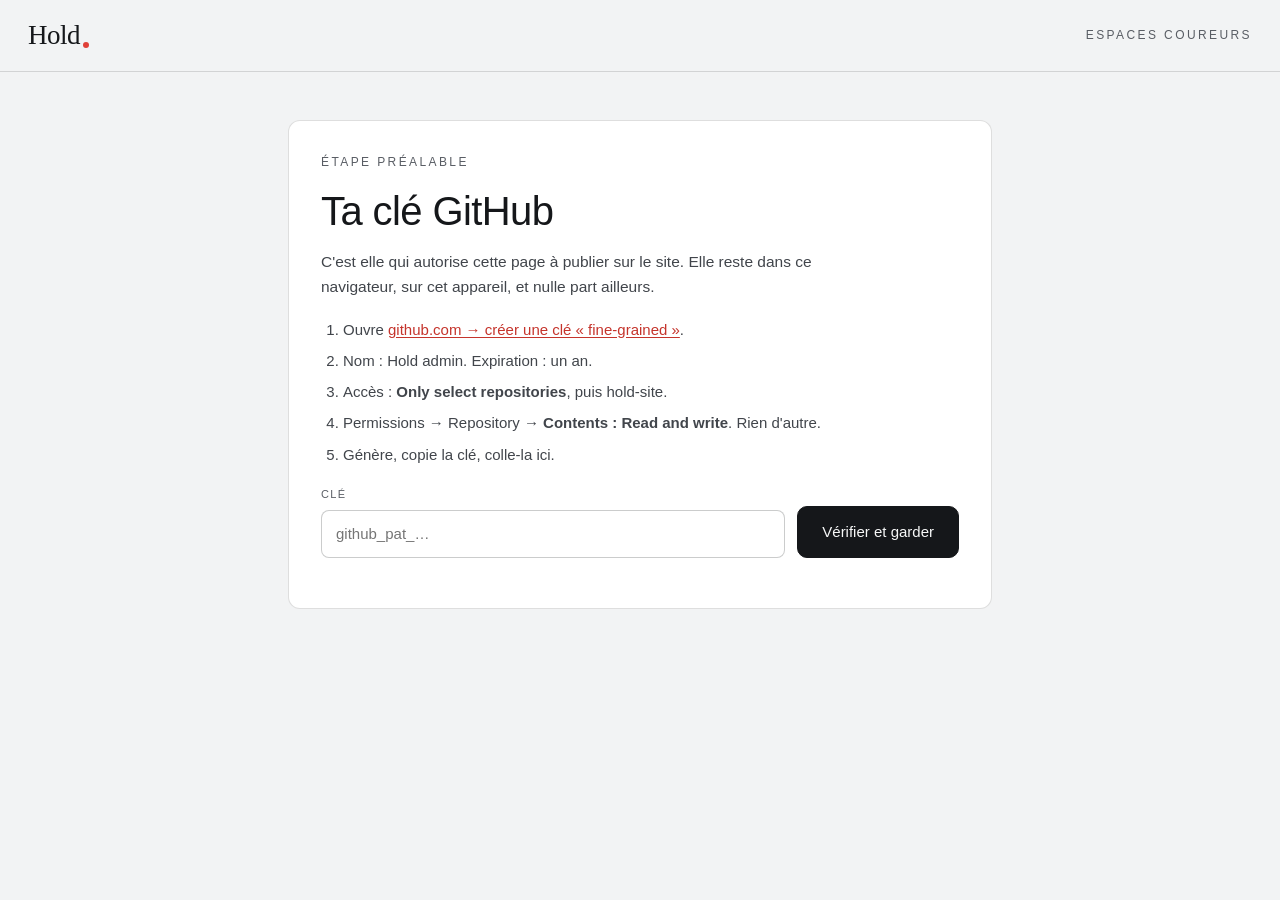
<file: admin/index.html>
<!doctype html>
<html lang="fr">
<head>
<meta charset="utf-8">
<meta name="viewport" content="width=device-width, initial-scale=1">
<title>Hold — Espaces coureurs</title>
<meta name="robots" content="noindex, nofollow">
<meta name="referrer" content="no-referrer">
<!-- Cette page tient la clé qui écrit sur le site : aucun script tiers n'y
     entre, et elle ne parle qu'à GitHub. -->
<meta http-equiv="Content-Security-Policy" content="default-src 'none'; script-src 'self'; style-src 'self' https://fonts.googleapis.com; font-src https://fonts.gstatic.com; connect-src 'self' https://api.github.com; img-src 'self' data:; base-uri 'none'; form-action 'none'">
<link rel="preconnect" href="https://fonts.googleapis.com">
<link rel="preconnect" href="https://fonts.gstatic.com" crossorigin>
<link href="https://fonts.googleapis.com/css2?family=Carlito:ital,wght@0,400;0,700;1,400&family=Fraunces:opsz,wght@9..144,400..700&display=swap" rel="stylesheet">
<link rel="stylesheet" href="../css/styles.css">
<link rel="stylesheet" href="admin.css">
</head>
<body>

<header class="nav" id="nav">
  <a href="../" class="logo" aria-label="Hold, retour au site">Hold<span class="logo-dot" aria-hidden="true"></span></a>
  <div class="nav-r"><p class="eyebrow">Espaces coureurs</p></div>
</header>

<main class="adm">

  <!-- 1. LA CLÉ -->
  <section class="adm-bloc" id="blocCle">
    <p class="eyebrow">Étape préalable</p>
    <h1 class="adm-t">Ta clé GitHub</h1>
    <p class="adm-sub">C'est elle qui autorise cette page à publier sur le site. Elle reste dans
      ce navigateur, sur cet appareil, et nulle part ailleurs.</p>

    <div id="cleAbsente">
      <ol class="adm-etapes">
        <li>Ouvre <a href="https://github.com/settings/personal-access-tokens/new" target="_blank" rel="noopener">github.com → créer une clé « fine-grained »</a>.</li>
        <li>Nom : <span class="mono">Hold admin</span>. Expiration : un an.</li>
        <li>Accès : <b>Only select repositories</b>, puis <span class="mono">hold-site</span>.</li>
        <li>Permissions → Repository → <b>Contents : Read and write</b>. Rien d'autre.</li>
        <li>Génère, copie la clé, colle-la ici.</li>
      </ol>
      <form class="adm-ligne" id="formCle">
        <label class="f adm-grand"><span>Clé</span>
          <input id="cle" type="password" autocomplete="off" spellcheck="false" placeholder="github_pat_…"></label>
        <button type="submit" class="btn">Vérifier et garder</button>
      </form>
    </div>
    <div id="clePresente" hidden>
      <p class="adm-ok" id="cleEtat">Clé enregistrée.</p>
      <button type="button" class="link-btn" id="oublierCle">Oublier la clé sur cet appareil</button>
    </div>
    <p class="hint" id="msgCle" role="status" aria-live="polite"></p>
  </section>

  <!-- 2. L'ESPACE -->
  <section class="adm-bloc" id="blocEspace" hidden>
    <div class="adm-onglets" role="tablist">
      <button type="button" role="tab" id="ongletNouveau" aria-selected="true">Nouvel espace</button>
      <button type="button" role="tab" id="ongletModifier" aria-selected="false">Modifier un espace</button>
    </div>

    <form class="adm-ligne" id="formOuvrir" hidden>
      <label class="f adm-grand"><span>Code du coureur</span>
        <input id="codeOuvrir" type="text" autocomplete="off" spellcheck="false" autocapitalize="off"
               placeholder="clement-dupont-chamois-aurore-482"></label>
      <button type="submit" class="btn">Ouvrir</button>
    </form>
    <p class="hint" id="msgOuvrir" role="status" aria-live="polite"></p>

    <form id="formEspace">
      <div class="adm-deux">
        <label class="f"><span>Prénom et nom du coureur</span><input id="coureur" type="text" autocomplete="off"></label>
        <label class="f"><span>Titre de l'espace</span><input id="titre" type="text" autocomplete="off"
               placeholder="UTMB 2026, Marathon de Paris…"></label>
      </div>

      <fieldset class="adm-champ">
        <legend>Stratégie de course</legend>
        <p class="adm-etat" id="etatPlan">Aucune.</p>
        <div class="adm-ligne">
          <label class="btn btn-ghost btn-sm adm-fichier">Choisir le fichier .json
            <input id="fichierPlan" type="file" accept=".json,application/json" hidden></label>
          <button type="button" class="link-btn" id="retirerPlan" hidden>Retirer la stratégie</button>
        </div>
        <p class="hint">Le fichier que produit l'outil de plan. Facultatif : un espace peut ne contenir que des documents.</p>
      </fieldset>

      <fieldset class="adm-champ">
        <legend>Documents à télécharger</legend>
        <ul class="adm-docs" id="listeDocs"></ul>
        <label class="btn btn-ghost btn-sm adm-fichier">Ajouter des fichiers
          <input id="fichiersDocs" type="file" multiple hidden></label>
        <p class="hint" id="poids"></p>
      </fieldset>

      <div class="adm-actions">
        <button type="submit" class="btn" id="publier">Générer le code et publier</button>
      </div>
      <p class="hint" id="msgEspace" role="status" aria-live="polite"></p>
    </form>

    <div class="adm-resultat" id="resultat" hidden>
      <p class="eyebrow">À transmettre au coureur</p>
      <p class="adm-avert">Note-le maintenant : le code n'est enregistré nulle part, pas même ici.</p>
      <div class="adm-copie"><span class="adm-lib mono">Son code</span>
        <code id="resCode"></code><button type="button" class="link-btn" data-copie="resCode">Copier</button></div>
      <div class="adm-copie"><span class="adm-lib mono">Son lien direct</span>
        <code id="resLien"></code><button type="button" class="link-btn" data-copie="resLien">Copier</button></div>
      <p class="hint">Le site met une à deux minutes à republier. Le lien marche ensuite.</p>
    </div>

    <div class="adm-danger" id="zoneSuppr" hidden>
      <p class="eyebrow">Supprimer cet espace</p>
      <p class="adm-sub">Le coureur n'y aura plus accès. Pour confirmer, tape <b>SUPPRIMER</b>.</p>
      <form class="adm-ligne" id="formSuppr">
        <label class="f"><span>Confirmation</span><input id="confSuppr" type="text" autocomplete="off"></label>
        <button type="submit" class="btn btn-ghost">Supprimer définitivement</button>
      </form>
    </div>
  </section>

</main>

<script src="admin.js"></script>
</body>
</html>
</file>
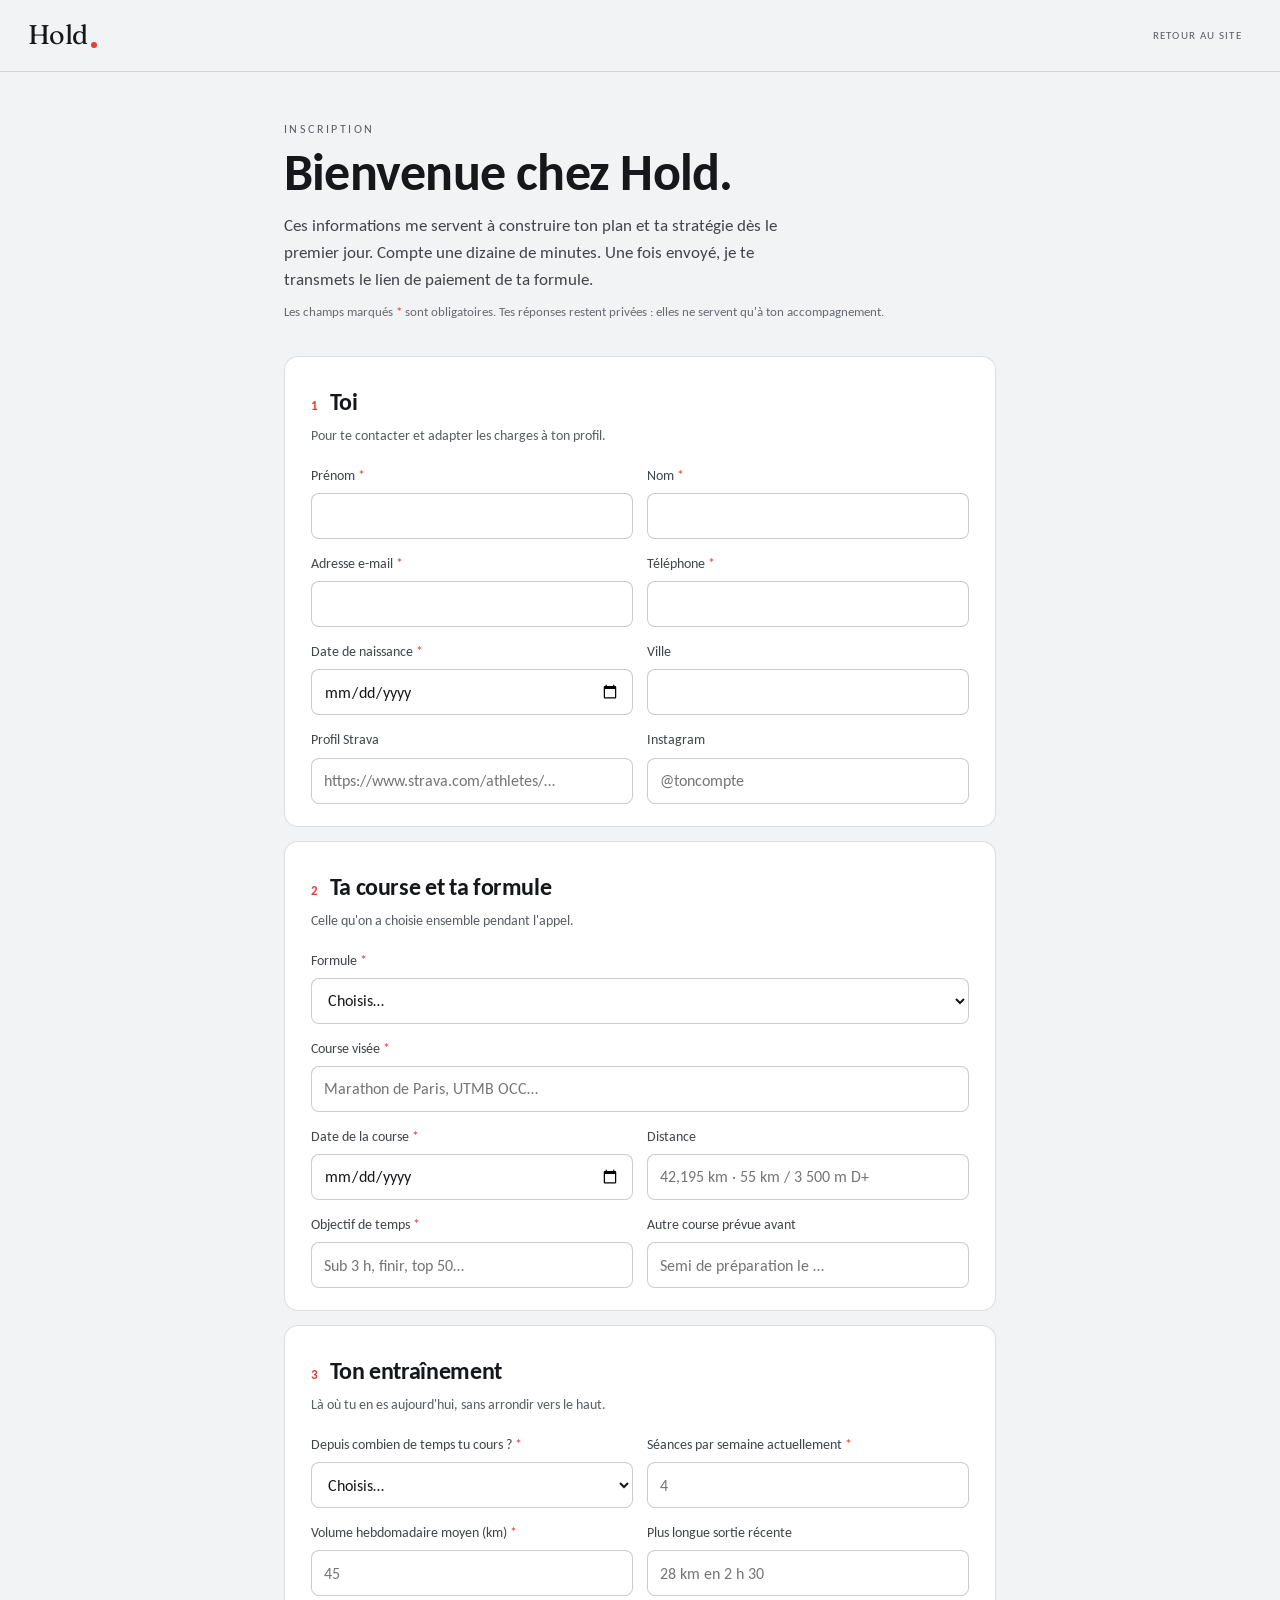
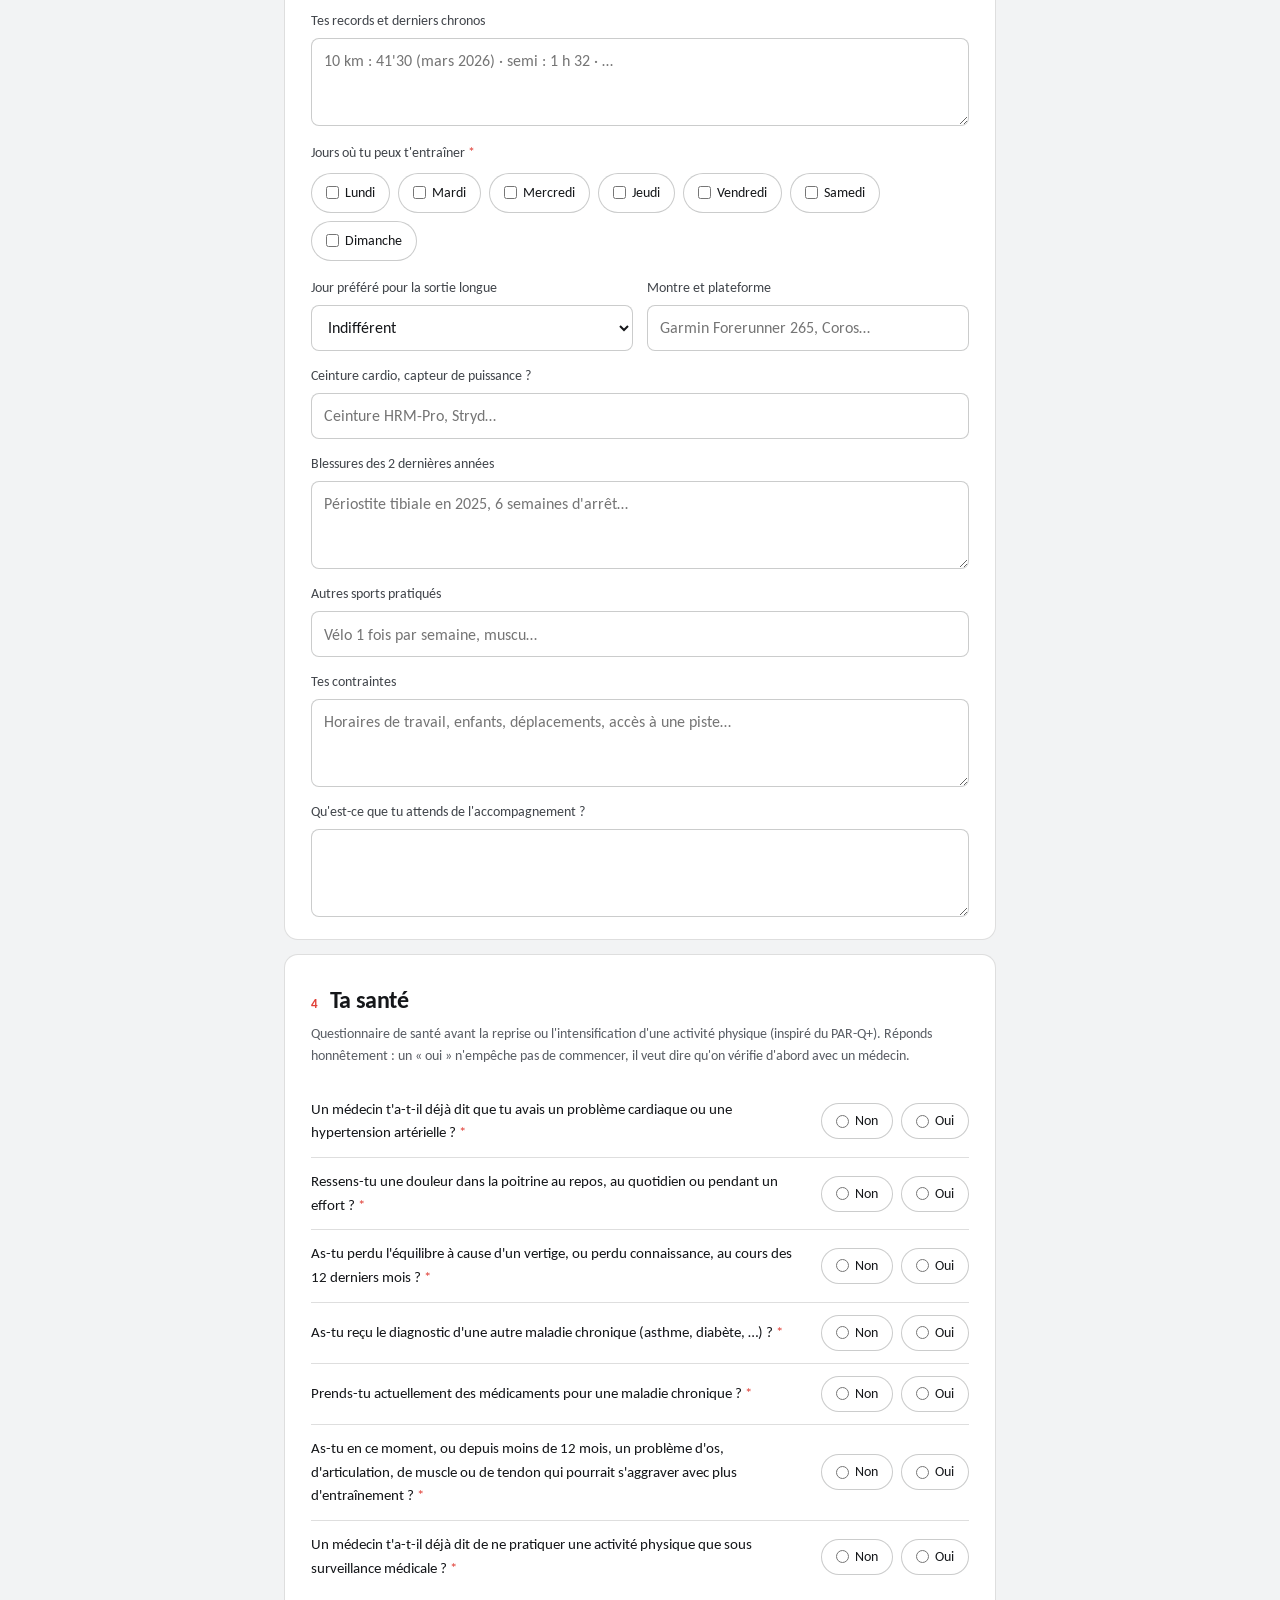
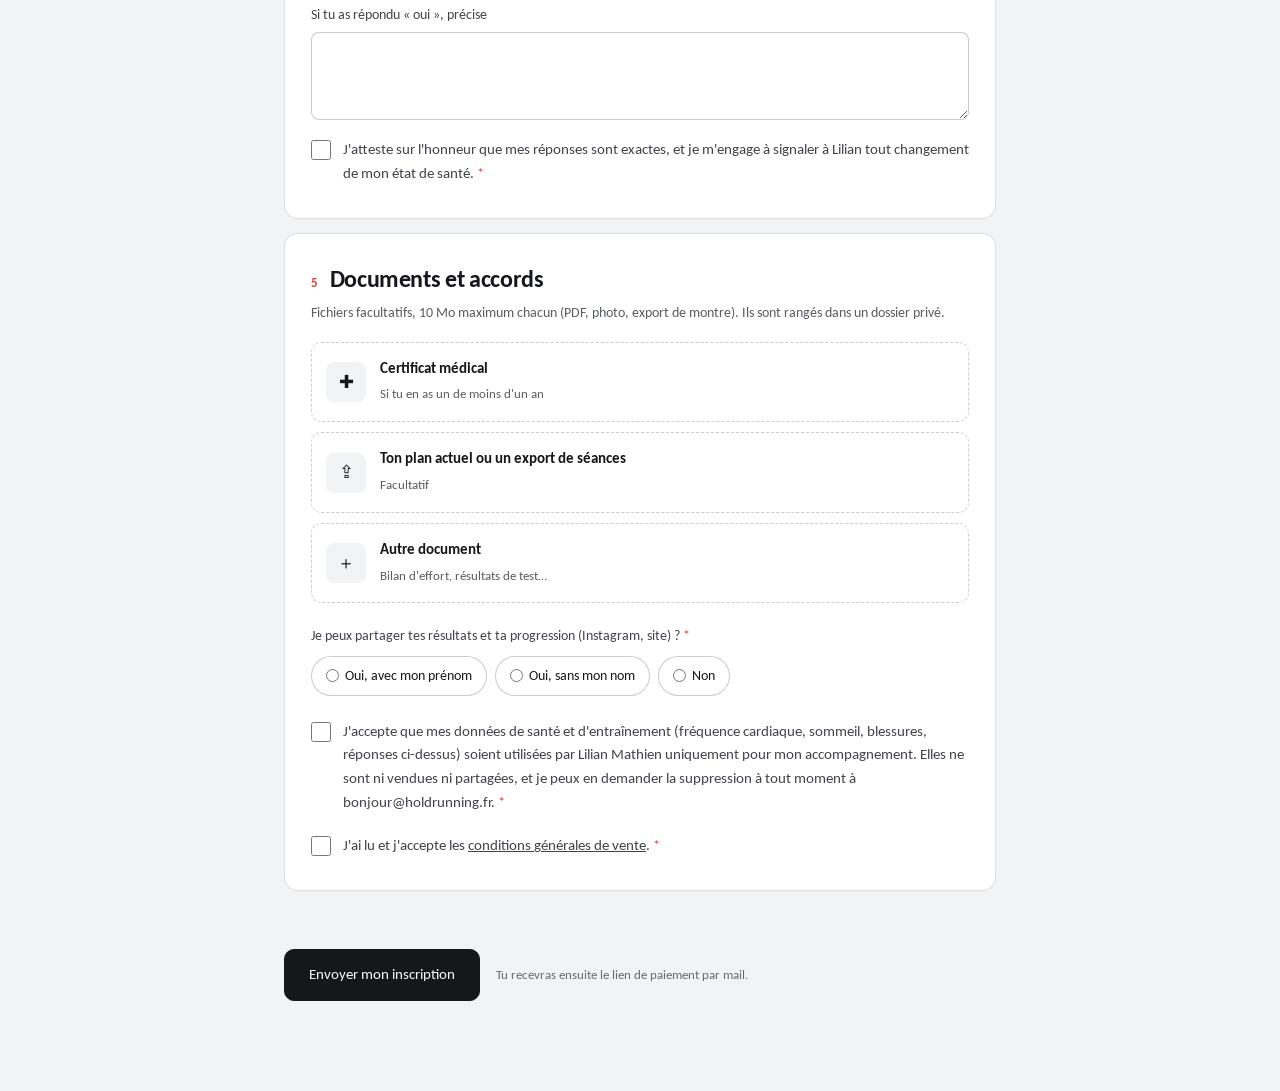
<file: inscription/index.html>
<!doctype html>
<html lang="fr">
<head>
<meta charset="utf-8">
<meta name="viewport" content="width=device-width, initial-scale=1">
<title>Hold — Inscription</title>
<meta name="robots" content="noindex, nofollow">
<meta name="theme-color" content="#F2F3F4">
<link rel="preconnect" href="https://fonts.googleapis.com">
<link rel="preconnect" href="https://fonts.gstatic.com" crossorigin>
<link href="https://fonts.googleapis.com/css2?family=Carlito:ital,wght@0,400;0,700;1,400&family=Fraunces:opsz,wght@9..144,400..700&display=swap" rel="stylesheet">
<link rel="stylesheet" href="../css/styles.css">
<style>
  .ins { max-width: 760px; margin: 0 auto; padding: 120px 24px 90px; }
  .ins-h { font-family: var(--serif); font-weight: 700; font-size: clamp(34px, 6vw, 52px); line-height: 1.04; margin: 6px 0 14px; }
  .ins-sub { font-size: 17px; color: var(--sub-text); max-width: 60ch; margin: 0 0 8px; }
  .ins-note { font-size: 13px; color: var(--dim); margin: 0 0 34px; }
  .bloc { background: var(--surface); border: 1px solid var(--line); border-radius: 14px; padding: 26px 26px 22px; margin-top: 14px; }
  .bloc h2 { font-family: var(--serif); font-weight: 700; font-size: 24px; margin: 0 0 4px; display: flex; gap: 12px; align-items: baseline; }
  .bloc h2 span { font-size: 13px; color: var(--mark); font-weight: 700; }
  .bloc > p.aide { font-size: 14px; color: var(--muted); margin: 0 0 18px; }
  .g { display: grid; grid-template-columns: 1fr 1fr; gap: 14px 14px; }
  .g .plein { grid-column: 1 / -1; }
  label.c { display: flex; flex-direction: column; gap: 6px; font-size: 14px; color: var(--sub-text); }
  label.c b { font-weight: 400; } label.c b i { color: var(--mark); font-style: normal; }
  .c input, .c select, .c textarea { font: 16px var(--sans); color: var(--text); background: var(--field-bg); border: 1px solid var(--ghost-line); border-radius: 8px; min-height: 46px; padding: 10px 12px; width: 100%; }
  .c textarea { min-height: 88px; resize: vertical; line-height: 1.45; }
  .c input:focus, .c select:focus, .c textarea:focus { outline: 2px solid var(--focus); outline-offset: 1px; }
  .c small { color: var(--dim); font-size: 12.5px; }
  fieldset { border: 0; padding: 0; margin: 0; }
  legend { font-size: 14px; color: var(--sub-text); margin-bottom: 8px; padding: 0; }
  .puces { display: flex; flex-wrap: wrap; gap: 8px; }
  .puces label { display: inline-flex; align-items: center; gap: 6px; border: 1px solid var(--ghost-line); border-radius: 999px; padding: 8px 14px; font-size: 14px; cursor: pointer; background: var(--field-bg); }
  .puces input { accent-color: var(--text); margin: 0; }
  .puces label:has(input:checked) { border-color: var(--text); background: var(--ghost-hover); }
  .q { display: grid; grid-template-columns: 1fr auto; gap: 10px 18px; align-items: center; padding: 12px 0; border-bottom: 1px solid var(--line); font-size: 15px; }
  .q:last-of-type { border-bottom: 0; }
  .q .puces label { padding: 6px 14px; }
  .alerte { display: none; margin-top: 14px; padding: 14px 16px; border-left: 3px solid var(--mark); background: var(--bg); font-size: 14px; color: var(--sub-text); }
  .alerte.on { display: block; }
  .coche { display: grid; grid-template-columns: auto 1fr; gap: 12px; align-items: start; font-size: 15px; color: var(--sub-text); padding: 10px 0; cursor: pointer; }
  .coche input { width: 20px; height: 20px; margin: 2px 0 0; accent-color: var(--text); }
  .coche a { text-decoration: underline; }
  .fichier { display: flex; align-items: center; gap: 14px; padding: 14px; border: 1.5px dashed var(--ghost-line); border-radius: 10px; cursor: pointer; }
  .fichier:hover { border-color: var(--text); }
  .fichier input { position: absolute; width: 1px; height: 1px; opacity: 0; }
  .fichier b { font-weight: 700; display: block; font-size: 15px; } .fichier small { color: var(--muted); font-size: 13px; }
  .fichier .ico { flex: none; width: 40px; height: 40px; border-radius: 8px; background: var(--bg); display: grid; place-items: center; font-size: 18px; }
  .fichiers { display: grid; gap: 10px; }
  .envoi { margin-top: 26px; display: flex; flex-wrap: wrap; gap: 16px; align-items: center; }
  .err { color: var(--red); font-size: 15px; margin: 14px 0 0; min-height: 1.2em; }
  .merci { display: none; text-align: center; padding: 60px 20px; }
  .merci.on { display: block; }
  .merci h2 { font-family: var(--serif); font-size: 40px; font-weight: 700; margin: 0 0 12px; }
  .merci p { font-size: 17px; color: var(--sub-text); max-width: 52ch; margin: 0 auto 8px; }
  .piege { position: absolute; left: -9999px; width: 1px; height: 1px; overflow: hidden; }
  @media (max-width: 640px) {
    .ins { padding: 92px 16px 60px; }
    .bloc { padding: 20px 16px 16px; }
    .g { grid-template-columns: 1fr; }
    .q { grid-template-columns: 1fr; }
  }
</style>
<script async src="https://plausible.io/js/pa-o1S6dEzqPCDWmIjVCmp5f.js"></script>
<script>
  window.plausible = window.plausible || function () { (plausible.q = plausible.q || []).push(arguments) };
  plausible.init = plausible.init || function (i) { plausible.o = i || {} };
  plausible.init();
</script>
</head>
<body>

<header class="nav" id="nav">
  <a href="../" class="logo" aria-label="Hold, retour au site">Hold<span class="logo-dot" aria-hidden="true"></span></a>
  <div class="nav-r"><a href="../" class="link-btn">Retour au site</a></div>
</header>

<main class="ins">
 <div id="formulaire">
  <p class="eyebrow">Inscription</p>
  <h1 class="ins-h">Bienvenue chez Hold.</h1>
  <p class="ins-sub">Ces informations me servent à construire ton plan et ta stratégie dès le premier jour. Compte une dizaine de minutes. Une fois envoyé, je te transmets le lien de paiement de ta formule.</p>
  <p class="ins-note">Les champs marqués <span style="color:var(--mark)">*</span> sont obligatoires. Tes réponses restent privées : elles ne servent qu'à ton accompagnement.</p>

  <form id="f" novalidate>
    <div class="piege" aria-hidden="true"><label>Site web <input name="site_web" tabindex="-1" autocomplete="off"></label></div>

    <section class="bloc">
      <h2><span>1</span>Toi</h2>
      <p class="aide">Pour te contacter et adapter les charges à ton profil.</p>
      <div class="g">
        <label class="c"><b>Prénom <i>*</i></b><input name="prenom" required autocomplete="given-name"></label>
        <label class="c"><b>Nom <i>*</i></b><input name="nom" required autocomplete="family-name"></label>
        <label class="c"><b>Adresse e-mail <i>*</i></b><input name="email" type="email" required autocomplete="email"></label>
        <label class="c"><b>Téléphone <i>*</i></b><input name="telephone" type="tel" required autocomplete="tel"></label>
        <label class="c"><b>Date de naissance <i>*</i></b><input name="date_naissance" type="date" required></label>
        <label class="c"><b>Ville</b><input name="ville" autocomplete="address-level2"></label>
        <label class="c"><b>Profil Strava</b><input name="strava" placeholder="https://www.strava.com/athletes/…" inputmode="url"></label>
        <label class="c"><b>Instagram</b><input name="instagram" placeholder="@toncompte"></label>
      </div>
    </section>

    <section class="bloc">
      <h2><span>2</span>Ta course et ta formule</h2>
      <p class="aide">Celle qu'on a choisie ensemble pendant l'appel.</p>
      <div class="g">
        <label class="c plein"><b>Formule <i>*</i></b>
          <select name="formule" required>
            <option value="">Choisis…</option>
            <option>Découverte · 69,99 €/mois</option>
            <option>Confirmé · 99,99 €/mois</option>
            <option>Pro · 134,99 €/mois</option>
            <option>Stratégie seule · 49,99 €</option>
            <option>Testing physiologique · 90 €</option>
          </select></label>
        <label class="c plein"><b>Course visée <i>*</i></b><input name="course" required placeholder="Marathon de Paris, UTMB OCC…"></label>
        <label class="c"><b>Date de la course <i>*</i></b><input name="date_course" type="date" required></label>
        <label class="c"><b>Distance</b><input name="distance" placeholder="42,195 km · 55 km / 3 500 m D+"></label>
        <label class="c"><b>Objectif de temps <i>*</i></b><input name="objectif" required placeholder="Sub 3 h, finir, top 50…"></label>
        <label class="c"><b>Autre course prévue avant</b><input name="course_intermediaire" placeholder="Semi de préparation le …"></label>
      </div>
    </section>

    <section class="bloc">
      <h2><span>3</span>Ton entraînement</h2>
      <p class="aide">Là où tu en es aujourd'hui, sans arrondir vers le haut.</p>
      <div class="g">
        <label class="c"><b>Depuis combien de temps tu cours ? <i>*</i></b>
          <select name="anciennete" required><option value="">Choisis…</option><option>Moins d'1 an</option><option>1 à 3 ans</option><option>3 à 5 ans</option><option>Plus de 5 ans</option></select></label>
        <label class="c"><b>Séances par semaine actuellement <i>*</i></b><input name="seances_semaine" required inputmode="numeric" placeholder="4"></label>
        <label class="c"><b>Volume hebdomadaire moyen (km) <i>*</i></b><input name="volume_hebdo_km" required inputmode="numeric" placeholder="45"></label>
        <label class="c"><b>Plus longue sortie récente</b><input name="sortie_longue" placeholder="28 km en 2 h 30"></label>
        <label class="c plein"><b>Tes records et derniers chronos</b><textarea name="records" placeholder="10 km : 41'30 (mars 2026) · semi : 1 h 32 · …"></textarea></label>
      </div>
      <fieldset style="margin-top:16px"><legend>Jours où tu peux t'entraîner <span style="color:var(--mark)">*</span></legend>
        <div class="puces" id="jours">
          <label><input type="checkbox" name="jours" value="lundi">Lundi</label><label><input type="checkbox" name="jours" value="mardi">Mardi</label>
          <label><input type="checkbox" name="jours" value="mercredi">Mercredi</label><label><input type="checkbox" name="jours" value="jeudi">Jeudi</label>
          <label><input type="checkbox" name="jours" value="vendredi">Vendredi</label><label><input type="checkbox" name="jours" value="samedi">Samedi</label>
          <label><input type="checkbox" name="jours" value="dimanche">Dimanche</label>
        </div></fieldset>
      <div class="g" style="margin-top:16px">
        <label class="c"><b>Jour préféré pour la sortie longue</b>
          <select name="jour_long"><option value="">Indifférent</option><option>Samedi</option><option>Dimanche</option><option>En semaine</option></select></label>
        <label class="c"><b>Montre et plateforme</b><input name="montre" placeholder="Garmin Forerunner 265, Coros…"></label>
        <label class="c plein"><b>Ceinture cardio, capteur de puissance ?</b><input name="capteurs" placeholder="Ceinture HRM-Pro, Stryd…"></label>
        <label class="c plein"><b>Blessures des 2 dernières années</b><textarea name="blessures" placeholder="Périostite tibiale en 2025, 6 semaines d'arrêt…"></textarea></label>
        <label class="c plein"><b>Autres sports pratiqués</b><input name="autres_sports" placeholder="Vélo 1 fois par semaine, muscu…"></label>
        <label class="c plein"><b>Tes contraintes</b><textarea name="contraintes" placeholder="Horaires de travail, enfants, déplacements, accès à une piste…"></textarea></label>
        <label class="c plein"><b>Qu'est-ce que tu attends de l'accompagnement ?</b><textarea name="attentes"></textarea></label>
      </div>
    </section>

    <section class="bloc">
      <h2><span>4</span>Ta santé</h2>
      <p class="aide">Questionnaire de santé avant la reprise ou l'intensification d'une activité physique (inspiré du PAR-Q+). Réponds honnêtement : un « oui » n'empêche pas de commencer, il veut dire qu'on vérifie d'abord avec un médecin.</p>
      <div id="sante"></div>
      <label class="c" style="margin-top:12px"><b>Si tu as répondu « oui », précise</b><textarea name="sante_precisions"></textarea></label>
      <div class="alerte" id="sante-alerte">Au moins une réponse « oui » : avant d'augmenter ton entraînement, demande l'avis de ton médecin. Si tu as un certificat médical de non contre-indication à la course à pied, joins-le à l'étape 5.</div>
      <label class="coche" style="margin-top:8px"><input type="checkbox" name="attestation_sante" required><span>J'atteste sur l'honneur que mes réponses sont exactes, et je m'engage à signaler à Lilian tout changement de mon état de santé. <span style="color:var(--mark)">*</span></span></label>
    </section>

    <section class="bloc">
      <h2><span>5</span>Documents et accords</h2>
      <p class="aide">Fichiers facultatifs, 10 Mo maximum chacun (PDF, photo, export de montre). Ils sont rangés dans un dossier privé.</p>
      <div class="fichiers">
        <label class="fichier"><input type="file" data-cat="certificat" accept=".pdf,image/*"><span class="ico">✚</span><span><b data-n>Certificat médical</b><small>Si tu en as un de moins d'un an</small></span></label>
        <label class="fichier"><input type="file" data-cat="plan" accept=".pdf,image/*,.csv,.txt,.zip,.fit,.gpx,.tcx"><span class="ico">⇪</span><span><b data-n>Ton plan actuel ou un export de séances</b><small>Facultatif</small></span></label>
        <label class="fichier"><input type="file" data-cat="autre" accept=".pdf,image/*,.csv,.txt,.zip,.fit,.gpx,.tcx"><span class="ico">＋</span><span><b data-n>Autre document</b><small>Bilan d'effort, résultats de test…</small></span></label>
      </div>
      <fieldset style="margin-top:22px"><legend>Je peux partager tes résultats et ta progression (Instagram, site) ? <span style="color:var(--mark)">*</span></legend>
        <div class="puces">
          <label><input type="radio" name="partage" value="oui" required>Oui, avec mon prénom</label>
          <label><input type="radio" name="partage" value="anonyme">Oui, sans mon nom</label>
          <label><input type="radio" name="partage" value="non">Non</label>
        </div></fieldset>
      <div style="margin-top:14px">
        <label class="coche"><input type="checkbox" name="consentement_sante" required><span>J'accepte que mes données de santé et d'entraînement (fréquence cardiaque, sommeil, blessures, réponses ci-dessus) soient utilisées par Lilian Mathien uniquement pour mon accompagnement. Elles ne sont ni vendues ni partagées, et je peux en demander la suppression à tout moment à bonjour@holdrunning.fr. <span style="color:var(--mark)">*</span></span></label>
        <label class="coche"><input type="checkbox" name="cgv" required><span>J'ai lu et j'accepte les <a href="../#legal" target="_blank" rel="noopener">conditions générales de vente</a>. <span style="color:var(--mark)">*</span></span></label>
      </div>
    </section>

    <p class="err" id="err" role="alert"></p>
    <div class="envoi"><button class="btn" type="submit" id="go">Envoyer mon inscription</button><span class="ins-note" style="margin:0">Tu recevras ensuite le lien de paiement par mail.</span></div>
  </form>
 </div>

  <div class="merci" id="merci" role="status">
    <h2>C'est reçu, merci !</h2>
    <p>Je regarde tout ça et je t'envoie le lien de paiement de ta formule par mail, en général dans la journée.</p>
    <p>Une question d'ici là : <a href="mailto:bonjour@holdrunning.fr" style="text-decoration:underline">bonjour@holdrunning.fr</a></p>
  </div>
</main>

<script>
(() => {
  // Adresse du script Google qui reçoit les inscriptions (Apps Script, déploiement « Application Web »).
  const ENDPOINT = 'https://script.google.com/macros/s/AKfycby5Oli5ygXkVvmF6FgSBSCd7c1I7RQekmDZUlOvSPXDbc6BiIDeTAU0sfxkmLoaKT1SRQ/exec';
  const $ = (s) => document.querySelector(s);
  const f = $('#f');
  const track = (ev) => { if (typeof window.plausible === 'function') window.plausible(ev); };

  // Questionnaire de santé (inspiré du PAR-Q+).
  const SANTE = [
    ['coeur', "Un médecin t'a-t-il déjà dit que tu avais un problème cardiaque ou une hypertension artérielle ?"],
    ['poitrine', 'Ressens-tu une douleur dans la poitrine au repos, au quotidien ou pendant un effort ?'],
    ['malaise', "As-tu perdu l'équilibre à cause d'un vertige, ou perdu connaissance, au cours des 12 derniers mois ?"],
    ['chronique', "As-tu reçu le diagnostic d'une autre maladie chronique (asthme, diabète, …) ?"],
    ['traitement', 'Prends-tu actuellement des médicaments pour une maladie chronique ?'],
    ['os', "As-tu en ce moment, ou depuis moins de 12 mois, un problème d'os, d'articulation, de muscle ou de tendon qui pourrait s'aggraver avec plus d'entraînement ?"],
    ['supervision', "Un médecin t'a-t-il déjà dit de ne pratiquer une activité physique que sous surveillance médicale ?"],
  ];
  $('#sante').innerHTML = SANTE.map(([k, q]) => `<div class="q"><span>${q} <span style="color:var(--mark)">*</span></span><div class="puces">
    <label><input type="radio" name="sante_${k}" value="non" required>Non</label><label><input type="radio" name="sante_${k}" value="oui">Oui</label></div></div>`).join('');
  f.addEventListener('change', (e) => {
    if (e.target.name && e.target.name.startsWith('sante_')) $('#sante-alerte').classList.toggle('on', SANTE.some(([k]) => (f.elements['sante_' + k].value === 'oui')));
  });

  // Pré-remplissage depuis le lien envoyé par mail : ?f=Confirmé&e=adresse&p=Prénom&n=Nom
  const q = new URLSearchParams(location.search);
  if (q.get('e')) f.elements.email.value = q.get('e');
  if (q.get('p')) f.elements.prenom.value = q.get('p');
  if (q.get('n')) f.elements.nom.value = q.get('n');
  if (q.get('f')) { const o = [...f.elements.formule.options].find((x) => x.value.toLowerCase().startsWith(q.get('f').toLowerCase())); if (o) f.elements.formule.value = o.value; }

  // Fichiers : lus en base64, 10 Mo maximum.
  const fichiers = {};
  document.querySelectorAll('.fichier input').forEach((inp) => inp.addEventListener('change', () => {
    const file = inp.files[0], b = inp.closest('.fichier').querySelector('[data-n]');
    if (!file) return;
    if (file.size > 10 * 1024 * 1024) { b.textContent = 'Fichier trop lourd (10 Mo maximum)'; delete fichiers[inp.dataset.cat]; return; }
    const rd = new FileReader();
    rd.onload = () => { fichiers[inp.dataset.cat] = { categorie: inp.dataset.cat, nom: file.name, type: file.type || 'application/octet-stream', data: String(rd.result).split(',')[1] }; b.textContent = '✓ ' + file.name; };
    rd.readAsDataURL(file);
  }));

  f.addEventListener('submit', async (e) => {
    e.preventDefault();
    const err = (m, el) => { $('#err').textContent = m; if (el) { el.focus(); el.scrollIntoView({ block: 'center', behavior: 'smooth' }); } };
    const manque = [...f.querySelectorAll('[required]')].find((el) => (el.type === 'radio' ? !f.elements[el.name].value : el.type === 'checkbox' ? !el.checked : !el.value.trim()));
    if (manque) return err('Il manque une réponse obligatoire.', manque);
    if (!/^[^@\s]+@[^@\s]+\.[^@\s]+$/.test(f.elements.email.value.trim())) return err("L'adresse e-mail semble incorrecte.", f.elements.email);
    const jours = [...f.querySelectorAll('input[name=jours]:checked')].map((x) => x.value);
    if (!jours.length) return err("Coche au moins un jour où tu peux t'entraîner.", $('#jours input'));
    if (!ENDPOINT) return err("Le formulaire n'est pas encore relié. Écris-moi à bonjour@holdrunning.fr.");

    const d = {};
    for (const el of f.elements) {
      if (!el.name || el.name === 'jours' || el.name.startsWith('sante_') && el.type === 'radio') continue;
      if (el.type === 'checkbox') d[el.name] = el.checked;
      else if (el.type === 'radio') { if (el.checked) d[el.name] = el.value; }
      else d[el.name] = el.value.trim();
    }
    d.jours = jours;
    d.sante = Object.fromEntries(SANTE.map(([k]) => [k, f.elements['sante_' + k].value]));
    d.fichiers = Object.values(fichiers);
    d.envoye_le = new Date().toISOString();

    const go = $('#go'); go.disabled = true; go.textContent = 'Envoi en cours…'; err('');
    try {
      // text/plain : pas de requête préalable, le script Google répond directement.
      const r = await fetch(ENDPOINT, { method: 'POST', body: JSON.stringify(d), headers: { 'Content-Type': 'text/plain;charset=utf-8' } });
      const j = await r.json();
      if (!j.ok) throw new Error(j.erreur || 'Envoi refusé.');
      track('Inscription envoyée');
      $('#formulaire').hidden = true; $('#merci').classList.add('on'); window.scrollTo({ top: 0 });
    } catch (x) {
      err((x && x.message) || "L'envoi a échoué. Vérifie ta connexion et réessaie.");
      go.disabled = false; go.textContent = 'Envoyer mon inscription';
    }
  });
})();
</script>
</body>
</html>
</file>
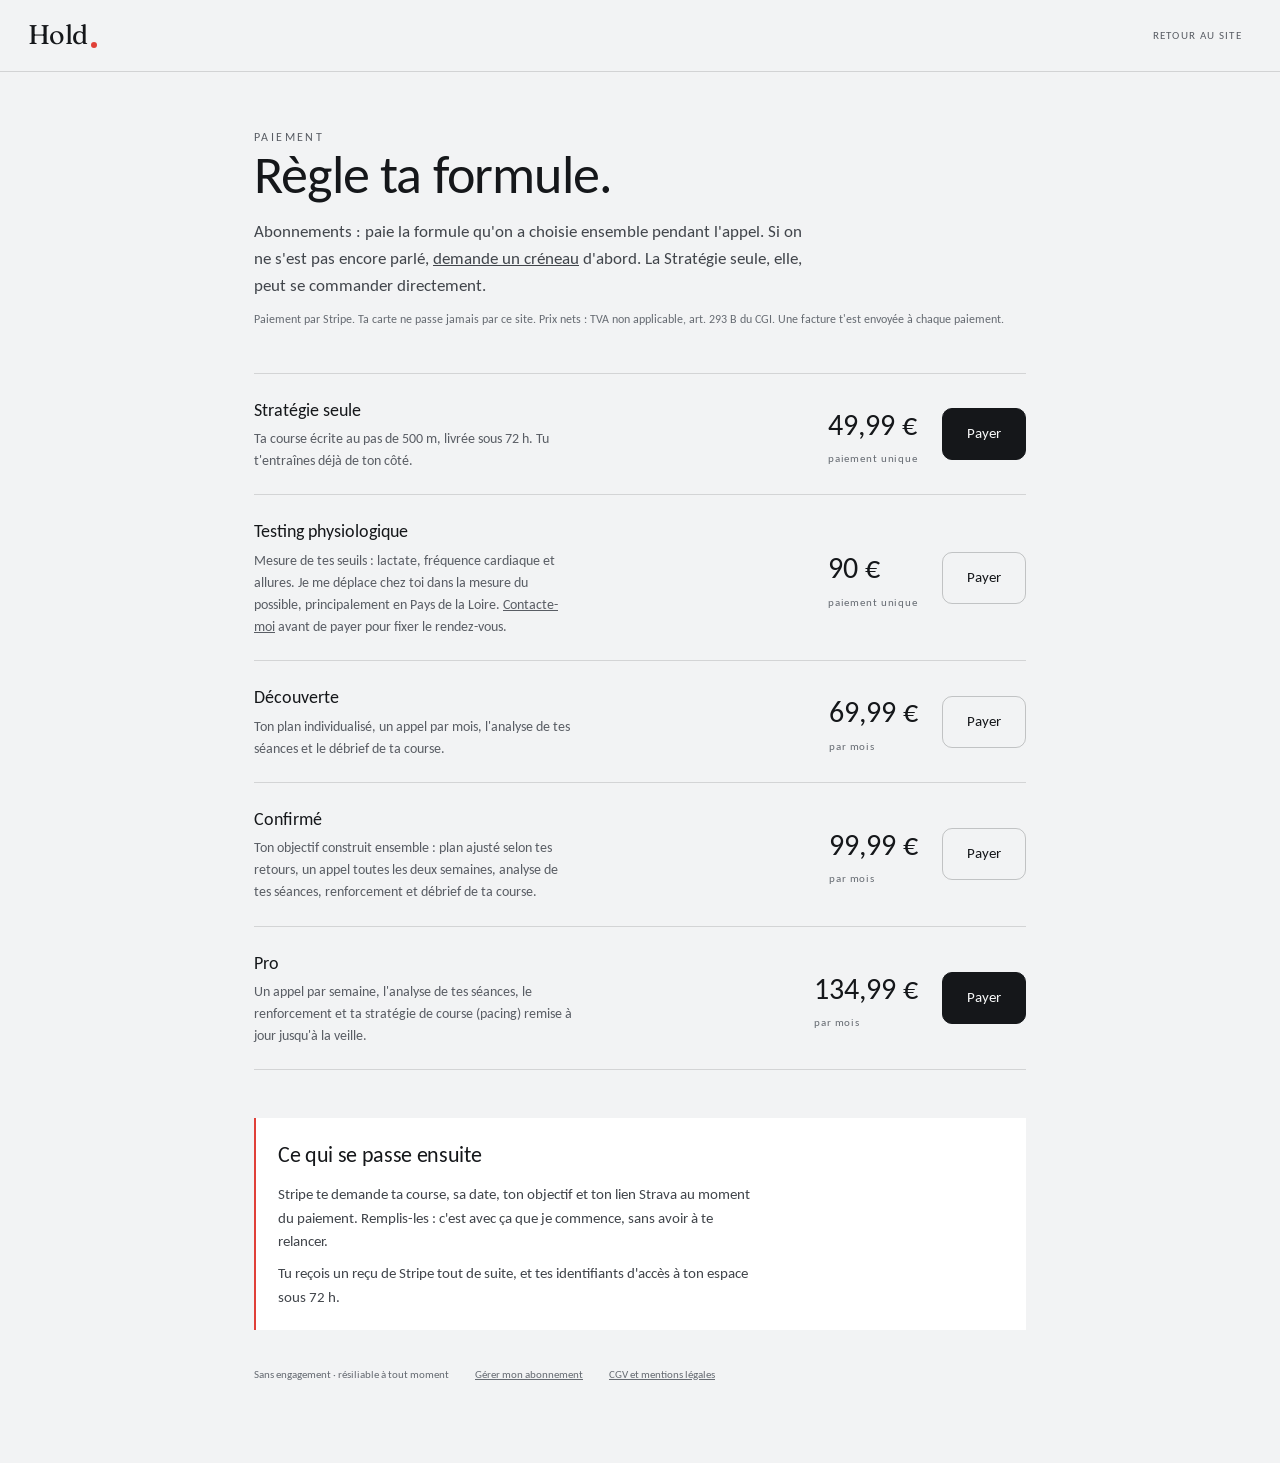
<file: paiement/index.html>
<!doctype html>
<html lang="fr">
<head>
<meta charset="utf-8">
<meta name="viewport" content="width=device-width, initial-scale=1">
<title>Hold — Paiement</title>
<meta name="robots" content="noindex, nofollow">
<meta name="theme-color" content="#F2F3F4">
<link rel="preconnect" href="https://fonts.googleapis.com">
<link rel="preconnect" href="https://fonts.gstatic.com" crossorigin>
<link href="https://fonts.googleapis.com/css2?family=Carlito:ital,wght@0,400;0,700;1,400&family=Fraunces:opsz,wght@9..144,400..700&display=swap" rel="stylesheet">
<link rel="stylesheet" href="../css/styles.css">
<style>
  /* Cette page ne contient aucun script : un lien de paiement est un lien
     hypertexte, et il doit fonctionner même si tout le reste casse. */
  .pay { max-width: 820px; margin: 0 auto; padding: 128px 24px 80px; }
  .pay-h { font-family: var(--serif); font-weight: 400; font-size: clamp(34px, 6vw, 54px);
    line-height: 1.04; margin: 0 0 16px; }
  .pay-sub { font-size: 17px; color: var(--sub-text); max-width: 62ch; margin: 0 0 10px; }
  .pay-note { font-family: var(--mono); font-size: 12px; color: var(--dim); margin: 0 0 44px; }

  .pay-list { border-top: 1px solid var(--line); margin: 0; }
  .pay-row { display: grid; grid-template-columns: minmax(0, 1fr) auto auto;
    gap: 6px 24px; align-items: center; padding: 22px 0;
    border-bottom: 1px solid var(--line); }
  .pay-n { font-size: 18px; font-weight: 500; margin: 0; }
  .pay-d { font-size: 14px; color: var(--muted); margin: 4px 0 0; max-width: 46ch; }
  .pay-p { font-family: var(--serif); font-size: 30px; white-space: nowrap;
    font-variant-numeric: tabular-nums; }
  .pay-p small { font-family: var(--mono); font-size: 11px; color: var(--dim);
    letter-spacing: .08em; display: block; margin-top: 2px; }

  .pay-after { margin-top: 48px; padding: 20px 22px;
    border-left: 2px solid var(--mark); background: var(--surface); }
  .pay-after h2 { font-family: var(--serif); font-weight: 400; font-size: 22px; margin: 0 0 10px; }
  .pay-after p { font-size: 15px; color: var(--sub-text); margin: 0; max-width: 60ch; }
  .pay-after p + p { margin-top: 8px; }

  .pay-trust { display: flex; flex-wrap: wrap; gap: 8px 26px; margin-top: 36px;
    font-family: var(--mono); font-size: 11px; color: var(--dim); }

  @media (max-width: 680px) {
    .pay { padding: 96px 16px 60px; }
    .pay-row { grid-template-columns: minmax(0, 1fr); gap: 14px; }
    .pay-p { font-size: 26px; }
    .pay-row .btn { justify-self: start; }
  }
</style>
<!-- Mesure d'audience sans cookie : la page peut continuer d'annoncer qu'elle
     n'en dépose aucun, et aucun bandeau n'est nécessaire. Chargé en async : si
     le script ne répond pas, rien d'autre n'attend. -->
<script async src="https://plausible.io/js/pa-o1S6dEzqPCDWmIjVCmp5f.js"></script>
<script>
  window.plausible = window.plausible || function () { (plausible.q = plausible.q || []).push(arguments) };
  plausible.init = plausible.init || function (i) { plausible.o = i || {} };
  plausible.init();
</script>
</head>
<body>

<header class="nav" id="nav">
  <a href="../" class="logo" aria-label="Hold, retour au site">Hold<span class="logo-dot" aria-hidden="true"></span></a>
  <div class="nav-r">
    <a href="../" class="link-btn">Retour au site</a>
  </div>
</header>

<main class="pay">
  <p class="eyebrow">Paiement</p>
  <h1 class="pay-h">Règle ta formule.</h1>
  <p class="pay-sub">Abonnements : paie la formule qu'on a choisie ensemble pendant l'appel.
    Si on ne s'est pas encore parlé, <a href="../#contact" style="text-decoration:underline">demande
    un créneau</a> d'abord. La Stratégie seule, elle, peut se commander directement.</p>
  <p class="pay-note">Paiement par Stripe. Ta carte ne passe jamais par ce site. Prix nets : TVA non applicable, art. 293 B du CGI. Une facture t'est envoyée à chaque paiement.</p>

  <div class="pay-list">
    <div class="pay-row">
      <div>
        <p class="pay-n">Stratégie seule</p>
        <p class="pay-d">Ta course écrite au pas de 500 m, livrée sous 72 h. Tu t'entraînes
          déjà de ton côté.</p>
      </div>
      <p class="pay-p">49,99 €<small>paiement unique</small></p>
      <a class="btn" href="https://buy.stripe.com/7sY14gaTT3bPdpw4oU7Zu03"
         target="_blank" rel="noopener">Payer</a>
    </div>

    <div class="pay-row">
      <div>
        <p class="pay-n">Testing physiologique</p>
        <p class="pay-d">Mesure de tes seuils : lactate, fréquence cardiaque et allures. Je me
          déplace chez toi dans la mesure du possible, principalement en Pays de la Loire.
          <a href="../#contact" style="text-decoration:underline">Contacte-moi</a> avant de payer
          pour fixer le rendez-vous.</p>
      </div>
      <p class="pay-p">90 €<small>paiement unique</small></p>
      <a class="btn btn-ghost" href="https://buy.stripe.com/eVqaEQ6DDcMpgBI8Fa7Zu06"
         target="_blank" rel="noopener">Payer</a>
    </div>

    <div class="pay-row">
      <div>
        <p class="pay-n">Découverte</p>
        <p class="pay-d">Ton plan individualisé, un appel par mois, l'analyse de tes séances
          et le débrief de ta course.</p>
      </div>
      <p class="pay-p">69,99 €<small>par mois</small></p>
      <a class="btn btn-ghost" href="https://buy.stripe.com/dRm9AM7HHh2Fadk5sY7Zu02"
         target="_blank" rel="noopener">Payer</a>
    </div>

    <div class="pay-row">
      <div>
        <p class="pay-n">Confirmé</p>
        <p class="pay-d">Ton objectif construit ensemble : plan ajusté selon tes retours, un appel
          toutes les deux semaines, analyse de tes séances, renforcement et débrief de ta course.</p>
      </div>
      <p class="pay-p">99,99 €<small>par mois</small></p>
      <a class="btn btn-ghost" href="https://buy.stripe.com/8x23co2nnaEh718f3y7Zu01"
         target="_blank" rel="noopener">Payer</a>
    </div>

    <div class="pay-row">
      <div>
        <p class="pay-n">Pro</p>
        <p class="pay-d">Un appel par semaine, l'analyse de tes séances, le renforcement
          et ta stratégie de course (pacing) remise à jour jusqu'à la veille.</p>
      </div>
      <p class="pay-p">134,99 €<small>par mois</small></p>
      <a class="btn" href="https://buy.stripe.com/28E4gs9PPbIlbhodZu7Zu05"
         target="_blank" rel="noopener">Payer</a>
    </div>
  </div>

  <div class="pay-after">
    <h2>Ce qui se passe ensuite</h2>
    <p>Stripe te demande ta course, sa date, ton objectif et ton lien Strava au moment du
      paiement. Remplis-les : c'est avec ça que je commence, sans avoir à te relancer.</p>
    <p>Tu reçois un reçu de Stripe tout de suite, et tes identifiants d'accès à ton espace
      sous 72 h.</p>
  </div>

  <div class="pay-trust">
    <span>Sans engagement · résiliable à tout moment</span>
    <span><a href="https://billing.stripe.com/p/login/00weV61jj27L5X47B67Zu00"
             target="_blank" rel="noopener" style="text-decoration:underline">Gérer mon abonnement</a></span>
    <span><a href="../#legal" style="text-decoration:underline">CGV et mentions légales</a></span>
  </div>
</main>

<script>
  for (const a of document.querySelectorAll('a[href*="buy.stripe.com"]')) {
    a.addEventListener('click', () => {
      if (typeof window.plausible === 'function') window.plausible('Départ vers le paiement');
    });
  }
</script>

</body>
</html>
</file>
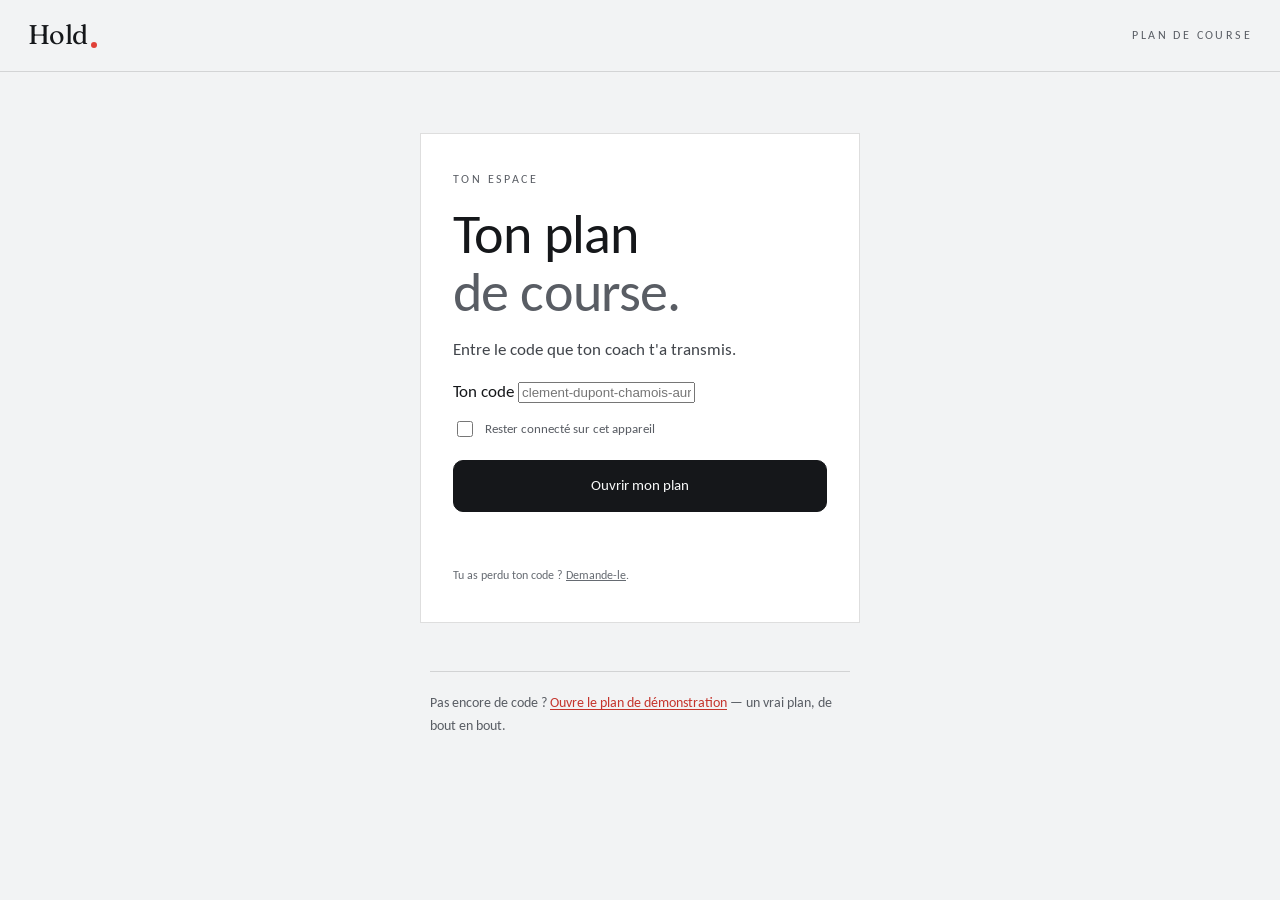
<file: plan/index.html>
<!doctype html>
<html lang="fr">
<head>
<meta charset="utf-8">
<meta name="viewport" content="width=device-width, initial-scale=1">
<title>Hold — Ton plan de course</title>
<meta name="robots" content="noindex, nofollow">
<meta name="theme-color" content="#F2F3F4">
<link rel="preconnect" href="https://fonts.googleapis.com">
<link rel="preconnect" href="https://fonts.gstatic.com" crossorigin>
<link href="https://fonts.googleapis.com/css2?family=Carlito:ital,wght@0,400;0,700;1,400&family=Fraunces:opsz,wght@9..144,400..700&display=swap" rel="stylesheet">
<link rel="stylesheet" href="../css/styles.css">
<link rel="stylesheet" href="plan.css">
</head>
<body>

<header class="nav" id="nav">
  <a href="../" class="logo" aria-label="Hold, retour au site">Hold<span class="logo-dot" aria-hidden="true"></span></a>
  <div class="nav-r">
    <p class="eyebrow" id="navWho">Plan de course</p>
  </div>
</header>

<main class="pl">

  <!-- La porte : tant que le mot de passe n'est pas bon, rien n'est déchiffré -->
  <section class="gate" id="gate">
    <form class="gate-box" id="gateForm">
      <p class="eyebrow">Ton espace</p>
      <h1 class="title">Ton plan<br><span class="soft">de course.</span></h1>
      <p class="sub" id="gateFor">Entre le code que ton coach t'a transmis.</p>

      <!-- Un seul champ : le code commence par le prénom et le nom du coureur.
           Majuscules, accents et espaces n'y changent rien. -->
      <label class="f" id="codeWrap">
        <span>Ton code</span>
        <input id="code" type="text" autocapitalize="off" autocorrect="off" spellcheck="false"
               autocomplete="off" placeholder="clement-dupont-chamois-aurore-482">
      </label>

      <!-- Anciens liens seulement : ils ne portaient que l'identifiant du plan,
           il manque alors le mot de passe. -->
      <label class="f" id="pwWrap" hidden>
        <span>Mot de passe</span>
        <input id="pw" type="password" autocomplete="current-password" autocapitalize="off" spellcheck="false">
      </label>

      <label class="remember">
        <input type="checkbox" id="remember">
        <span>Rester connecté sur cet appareil</span>
      </label>

      <button type="submit" class="btn" id="gateBtn">Ouvrir mon plan</button>
      <p class="hint" id="gateMsg" role="status" aria-live="polite"></p>
      <p class="hint gate-help">Tu as perdu ton code&nbsp;?
        <a href="mailto:bonjour@holdrunning.fr?subject=Code%20d%27acc%C3%A8s%20Hold">Demande-le</a>.</p>
    </form>

    <p class="gate-demo">Pas encore de code&nbsp;?
      <a href="#apercu-arete-cadence-seuil-204">Ouvre le plan de démonstration</a>
      — un vrai plan, de bout en bout.</p>
  </section>

  <div id="planRoot" hidden></div>

</main>

<script type="module" src="plan.js"></script>
</body>
</html>
</file>
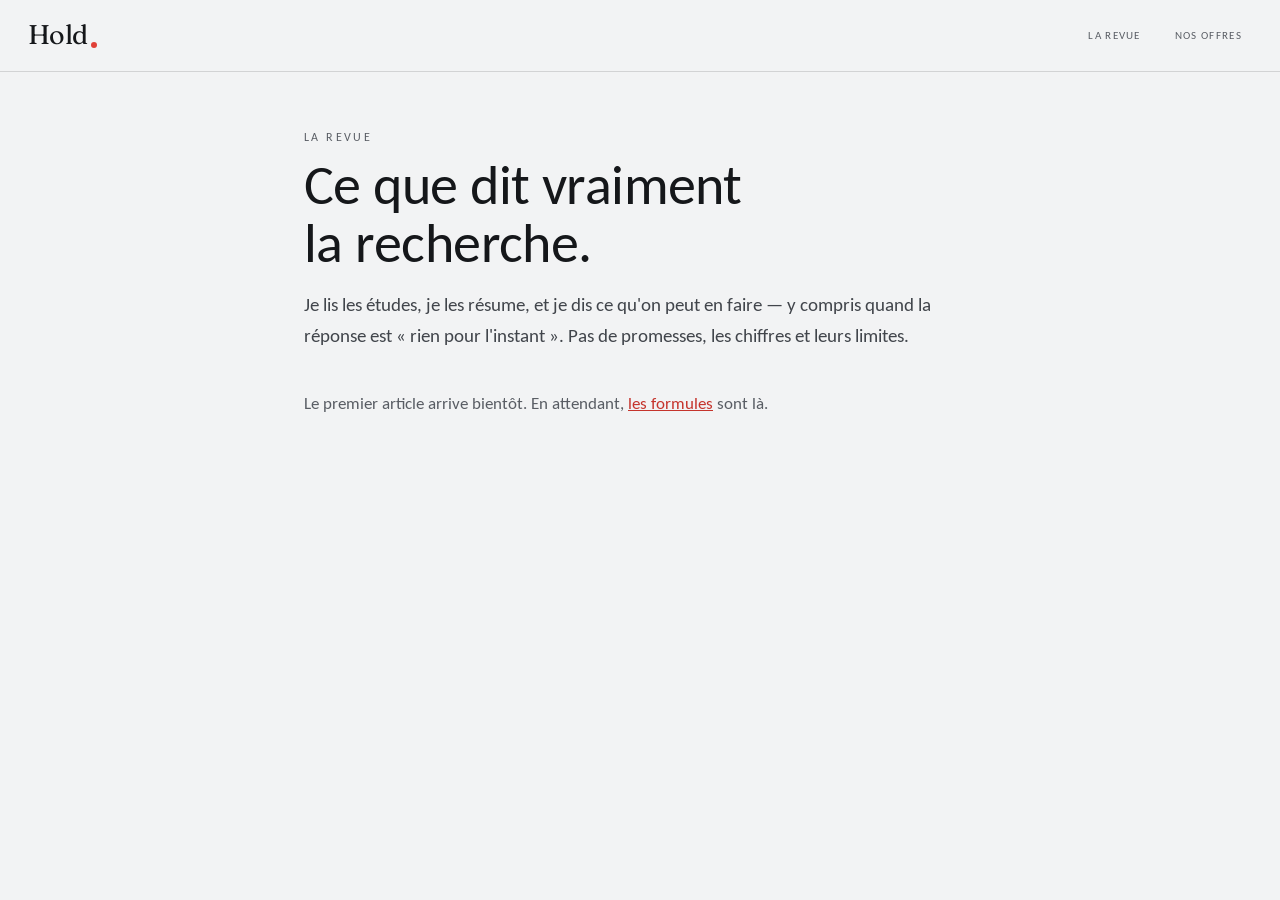
<file: revue/index.html>
<!doctype html>
<html lang="fr">
<head>
<meta charset="utf-8">
<meta name="viewport" content="width=device-width, initial-scale=1">
<title>La revue — Hold</title>
<meta name="description" content="Ce que dit vraiment la recherche sur l&#x27;entraînement, la nutrition et le matériel. Des études lues, résumées, et ce qu&#x27;on peut en faire.">
<meta name="theme-color" content="#F2F3F4">
<link rel="canonical" href="https://holdrunning.fr/revue/">
<meta property="og:type" content="article">
<meta property="og:site_name" content="Hold">
<meta property="og:locale" content="fr_FR">
<meta property="og:title" content="La revue — Hold">
<meta property="og:description" content="Ce que dit vraiment la recherche sur l&#x27;entraînement, la nutrition et le matériel. Des études lues, résumées, et ce qu&#x27;on peut en faire.">
<meta property="og:url" content="https://holdrunning.fr/revue/">
<meta property="og:image" content="https://holdrunning.fr/media/hold-film-poster.jpg">
<meta name="twitter:card" content="summary_large_image">
<link rel="preconnect" href="https://fonts.googleapis.com">
<link rel="preconnect" href="https://fonts.gstatic.com" crossorigin>
<link href="https://fonts.googleapis.com/css2?family=Carlito:ital,wght@0,400;0,700;1,400&family=Fraunces:opsz,wght@9..144,400..700&display=swap" rel="stylesheet">
<link rel="stylesheet" href="../css/styles.css">
<link rel="stylesheet" href="../revue/revue.css">
<!-- Mesure d'audience sans cookie : la page peut continuer d'annoncer qu'elle
     n'en dépose aucun, et aucun bandeau n'est nécessaire. -->
<script async src="https://plausible.io/js/pa-o1S6dEzqPCDWmIjVCmp5f.js"></script>
<script>
  window.plausible = window.plausible || function () { (plausible.q = plausible.q || []).push(arguments) };
  plausible.init = plausible.init || function (i) { plausible.o = i || {} };
  plausible.init();
</script>
</head>
<body>

<header class="nav" id="nav">
  <a href="../" class="logo" aria-label="Hold, retour au site">Hold<span class="logo-dot" aria-hidden="true"></span></a>
  <div class="nav-r">
    <a href="" class="link-btn">La revue</a>
    <a href="../#offres" class="link-btn">Nos offres</a>
  </div>
</header>

<main class="rv-index">
  <p class="eyebrow">La revue</p>
  <h1>Ce que dit vraiment la recherche.</h1>
  <p class="rv-lede">Je lis les études, je les résume, et je dis ce qu'on peut en faire —
    y compris quand la réponse est « rien pour l'instant ». Pas de promesses,
    les chiffres et leurs limites.</p>
  <p class="rv-vide">Le premier article arrive bientôt. En attendant, <a href="../#offres">les formules</a> sont là.</p>
</main>

</body>
</html>
</file>
<file: css/styles.css>
/* Hold — Calibri (Carlito en secours).
   Deux surfaces : la page est claire, les actes au scroll et le film restent en nuit.
   Tout se joue sur les mêmes jetons, redéfinis par .dark — aucune couleur en dur
   dans les composants, sinon un bloc sombre poserait du texte clair sur fond clair. */
:root {
  --bg: #F2F3F4;
  --surface: #FFFFFF;
  --text: #15171A;
  --sub-text: #41454B;    /* 8,4:1 */
  --muted: #595D64;       /* 5,8:1 */
  --dim: #666B72;         /* 4,6:1 */
  --line: rgba(21, 23, 26, .14);
  --grid: rgba(21, 23, 26, .10);
  --red: #C5342C;         /* rouge lisible en texte sur clair : 4,8:1 */
  --mark: #E04038;        /* rouge des tracés et des points */

  /* Échelle de pente — du praticable à l'infranchissable. Elle sert à encoder
     un pourcentage, jamais à décorer, et finit sur --mark pour rester dans
     l'identité. Les descentes ont leur propre teinte : ce n'est pas « moins
     de montée », c'est autre chose. */
  --p-descente: #3E8E6B;  /* vert : on relance */
  --p-plat:     #7AA83C;  /* vert-jaune : on court */
  --p-doux:     #D8A520;  /* jaune : on court encore */
  --p-raide:    #DD7722;  /* orange : la bascule */
  --p-mur:      #E04038;  /* rouge de marque : on marche */
  --froid:      #386FAD;  /* bleu, réservé au négatif : un froid se voit · 4,7:1 */

  /* Variantes assombries, pour porter du texte blanc à 4,5:1 au moins. Les
     teintes du dessus restent vives : elles ne portent que du relief. */
  --pt-descente: #398262;  /* 4,6:1 */
  --pt-plat:     #5C7F2D;  /* 4,6:1 */
  --pt-mur:      #DD2F26;  /* 4,7:1 */
  --btn-bg: #15171A;
  --btn-fg: #F7F8F8;
  --btn-hover: #2C3036;
  --ghost-line: rgba(21, 23, 26, .22);
  --ghost-hover: rgba(21, 23, 26, .05);
  --field-bg: #FFFFFF;
  --nav-fade: rgba(242, 243, 244, .88);
  --focus: #15171A;
  --glow: none;
  /* Tout le site en Calibri ; Carlito (équivalent libre, mêmes dimensions) si Calibri n'est pas installé. */
  --serif: Calibri, Carlito, 'Segoe UI', sans-serif;
  --sans: Calibri, Carlito, 'Segoe UI', sans-serif;
  --mono: Calibri, Carlito, 'Segoe UI', sans-serif;
  --ease: cubic-bezier(.2, .8, .2, 1);
}
.dark {
  --bg: #000;
  --surface: #0B0B0B;
  --text: #F2F2F2;
  --sub-text: #BDBDBD;
  --muted: #8C8C8C;
  --dim: #7A7A7A;
  --line: rgba(255, 255, 255, .12);
  --grid: rgba(255, 255, 255, .08);
  --red: #F0443E;
  --mark: #F0443E;
  /* Sur fond noir les mêmes teintes s'éteignent : on les remonte en clarté
     plutôt que de les laisser se confondre avec le fond. */
  --p-descente: #4FBE8E;
  --p-plat:     #9ED14E;
  --p-doux:     #F0C13F;
  --p-raide:    #FF9442;
  --p-mur:      #F0443E;
  --froid:      #5C9BE0;
  /* Sur fond noir, les variantes claires portent du texte sombre : on inverse. */
  --pt-descente: #4FBE8E;
  --pt-plat:     #9ED14E;
  --pt-mur:      #F0443E;
  --btn-bg: #FFFFFF;
  --btn-fg: #000000;
  --btn-hover: #D9D9D9;
  --ghost-line: rgba(255, 255, 255, .3);
  --ghost-hover: rgba(255, 255, 255, .08);
  --field-bg: rgba(255, 255, 255, .04);
  --nav-fade: rgba(0, 0, 0, .7);
  --focus: #FFFFFF;
  --glow: 0 0 10px rgba(255, 255, 255, .9);
  color-scheme: dark;
  background: var(--bg);
  color: var(--text);
}

*, *::before, *::after { box-sizing: border-box; }
html { -webkit-text-size-adjust: 100%; }
body { margin: 0; background: var(--bg); color: var(--text); font-family: var(--sans); font-size: 17px; line-height: 1.58; -webkit-font-smoothing: antialiased; overflow-x: hidden; }
a { color: inherit; text-decoration: none; }
button { font: inherit; color: inherit; }
p { margin: 0; }
h1, h2 { margin: 0; font-family: var(--serif); font-weight: 400;
  font-optical-sizing: auto; font-variation-settings: 'SOFT' 0, 'WONK' 0;
  letter-spacing: -.015em; }
.mono { font-family: var(--mono); }
.soft { color: var(--muted); }
.sr { position: absolute; width: 1px; height: 1px; overflow: hidden; clip: rect(0 0 0 0); white-space: nowrap; }
:focus-visible { outline: 2px solid var(--focus); outline-offset: 3px; border-radius: 4px; }
.skip { position: absolute; left: 16px; top: -60px; z-index: 100; background: var(--btn-bg); color: var(--btn-fg); padding: 10px 16px; border-radius: 8px; }
.skip:focus { top: 12px; }

.eyebrow { font-family: var(--mono); font-size: 12px; letter-spacing: .2em; text-transform: uppercase; color: var(--muted); }
/* ── Une fenêtre ────────────────────────────────────────────────────────────
   Le film et l'estimateur ont quitté le défilement : ils encombraient une
   page qu'on voulait linéaire, sans rien apporter à la lecture suivie. Ils
   restent à un clic du menu. */
.modale { width: min(960px, 94vw); max-height: 88vh; padding: 0; border: 0;
  border-radius: 18px; background: var(--bg); color: var(--text);
  overflow: auto; overscroll-behavior: contain; }
.modale::backdrop { background: rgba(10, 11, 13, .72); backdrop-filter: blur(6px);
  -webkit-backdrop-filter: blur(6px); }
.modale-x { position: sticky; top: 10px; left: calc(100% - 52px); z-index: 2;
  width: 38px; height: 38px; border-radius: 50%; border: 1px solid var(--line);
  background: var(--surface); color: var(--muted); font-size: 22px; line-height: 1;
  cursor: pointer; display: grid; place-items: center; }
.modale-x:hover { color: var(--text); border-color: var(--ghost-line); }
.modale-x:focus-visible { outline: 2px solid var(--mark); outline-offset: 2px; }
.modale .try { padding-top: 0; }

/* La bascule entre l'entraînement et la stratégie de course. Sans elle, la
   section suivante tombait sans qu'on sache pourquoi. */
.pont { margin-top: 72px; padding-top: 36px; border-top: 1px solid var(--line);
  max-width: 680px; }
.pont-t { font-family: var(--serif); font-weight: 400;
  font-size: clamp(20px, 2.1vw, 27px); line-height: 1.2; margin: 0 0 16px;
  text-wrap: balance; }
.pont-p { font-size: 16px; line-height: 1.62; color: var(--sub-text); margin: 0 0 22px; }
.pont-a { display: inline-block; font-family: var(--mono); font-size: 12px;
  letter-spacing: .08em; text-transform: uppercase; color: var(--red);
  border-bottom: 1px solid var(--line); padding-bottom: 4px; }
.pont-a:hover { color: var(--text); border-color: var(--ghost-line); }

/* Le sélecteur de parcours dans la méthode. Même dessin que les onglets du
   laboratoire : c'est le même geste, il doit se reconnaître. */
.how-tabs { display: flex; flex-wrap: wrap; gap: 8px; margin-top: 26px; }
.how-tabs button { min-height: 40px; padding: 0 16px; border: 1px solid var(--line);
  background: none; border-radius: 999px; cursor: pointer;
  font-family: var(--mono); font-size: 11px; letter-spacing: .08em;
  text-transform: uppercase; color: var(--muted); transition: color .2s, border-color .2s, background-color .2s; }
.how-tabs button:hover { color: var(--text); border-color: var(--ghost-line); }
.how-tabs button[aria-selected="true"] { background: var(--btn-bg); color: var(--btn-fg);
  border-color: var(--btn-bg); }
.how-tabs button:focus-visible { outline: 2px solid var(--mark); outline-offset: 2px; }

.eyebrow-sub { color: var(--dim); margin-top: 72px; padding-top: 34px;
  border-top: 1px solid var(--line); }
.display { font-size: clamp(52px, 8.4vw, 118px); line-height: .92; letter-spacing: -.025em; }
.title { font-size: clamp(30px, 3.8vw, 54px); line-height: 1.04; letter-spacing: -.015em; }
.sub { font-size: clamp(16px, 1.3vw, 19px); line-height: 1.55; color: var(--sub-text); max-width: 460px; }
/* L'accroche de chaque carte : une phrase, pour dire à qui elle s'adresse. */
.offer-hook { font-family: var(--serif); font-size: 17px; line-height: 1.3;
  color: var(--sub-text); margin: 14px 0 0; }

/* ── Comparer les formules ──────────────────────────────────────────────────
   Replié par défaut : qui a déjà choisi n'en a pas besoin, et un tableau
   déployé sous quatre cartes noie la décision au lieu de l'éclairer. */
.compare { margin: 46px auto 0; max-width: 1140px; border-top: 1px solid var(--line); }
.compare > summary { padding: 20px 0; cursor: pointer; list-style: none;
  font-family: var(--mono); font-size: 12px; letter-spacing: .1em;
  text-transform: uppercase; color: var(--muted); width: max-content; }
.compare > summary::-webkit-details-marker { display: none; }
.compare > summary::after { content: " +"; }
.compare[open] > summary::after { content: " −"; }
.compare > summary:hover, .compare > summary:focus-visible { color: var(--text); outline: none; }

.compare-tw { overflow-x: auto; padding-bottom: 8px; }
.compare-t { width: 100%; border-collapse: collapse; min-width: 660px; }
.compare-t thead th { text-align: left; vertical-align: bottom; padding: 0 14px 14px 0;
  border-bottom: 1px solid var(--line); font-weight: 500; font-size: 14.5px; }
.compare-t thead th small { display: block; font-family: var(--mono); font-size: 10.5px;
  font-weight: 400; letter-spacing: .06em; color: var(--dim); margin-top: 4px; }
.compare-t tbody th { text-align: left; font-weight: 400; font-size: 14.5px;
  color: var(--sub-text); padding: 14px 20px 14px 0; border-bottom: 1px solid var(--line); }
.compare-t td { padding: 14px 14px 14px 0; border-bottom: 1px solid var(--line);
  vertical-align: top; }
.compare-t td small { display: block; font-size: 11.5px; color: var(--muted);
  margin-top: 3px; line-height: 1.4; }
.cmp-oui { color: var(--red); font-size: 16px; }
.cmp-non { color: var(--dim); }

/* Pour les lecteurs d'écran seulement : la légende du tableau. */
.sr-only { position: absolute; width: 1px; height: 1px; padding: 0; margin: -1px;
  overflow: hidden; clip: rect(0 0 0 0); white-space: nowrap; border: 0; }

.offer-note { margin: 14px 0 0; font-size: 13px; line-height: 1.5; color: var(--muted); }

@media (max-width: 760px) {
  .compare { margin-inline: 0; }
  .compare-tw { margin-inline: -16px; padding-inline: 16px; }
}

/* ── Qui est derrière Hold ───────────────────────────────────────────────────
   Avant de confier sa préparation, on veut voir à qui. La photo porte la
   moitié du travail : elle est donc grande, et à gauche, là où l'œil part. */
.qui { max-width: 1200px; margin: 0 auto; padding: 96px 28px 20px; }
.qui-in { display: grid; grid-template-columns: minmax(0, 320px) minmax(0, 1fr);
  gap: 48px; align-items: start; }
.qui-photo { margin: 0; }
.qui-photo img { width: 100%; height: auto; display: block; border-radius: 14px;
  filter: grayscale(.15); }
.qui-texte { min-width: 0; }
.qui-bio { font-size: 16.5px; line-height: 1.62; color: var(--sub-text);
  margin: 26px 0 0; max-width: 58ch; }
.qui-bio:empty { display: none; }

.qui-faits { margin: 34px 0 0; border-top: 1px solid var(--line); }
.qui-faits > div { display: grid; grid-template-columns: minmax(0, 140px) minmax(0, 1fr);
  gap: 6px 22px; padding: 16px 0; border-bottom: 1px solid var(--line); }
.qui-faits dt { font-family: var(--mono); font-size: 10.5px; letter-spacing: .12em;
  text-transform: uppercase; color: var(--dim); padding-top: 3px; }
.qui-faits dd { margin: 0; font-size: 15.5px; line-height: 1.5; color: var(--sub-text); }
.qui-faits .mono { color: var(--text); }
.qui-liste span { display: block; }
.qui-liste span + span { margin-top: 3px; }

@media (max-width: 760px) {
  .qui { padding: 72px 16px 10px; }
  .qui-in { grid-template-columns: minmax(0, 1fr); gap: 28px; }
  .qui-photo { max-width: 260px; }
  .qui-faits > div { grid-template-columns: minmax(0, 1fr); }
}

/* Le consentement : une case qu'on coche, pas une phrase qu'on subit. */
.consent { display: flex; align-items: flex-start; gap: 11px; margin-top: 22px;
  font-size: 14px; line-height: 1.55; color: var(--sub-text); cursor: pointer; }
.consent input { width: 18px; height: 18px; margin: 2px 0 0; flex: none; accent-color: var(--mark); }
.consent a { color: var(--red); text-decoration: underline; text-underline-offset: 2px; }

.hint-err { color: var(--red); }

/* L'appel à l'action du coin droit : c'est ce qu'on veut qu'il fasse. */
.nav-appel { pointer-events: auto; }

.amorce { font-family: var(--serif); font-weight: 400;
  font-size: clamp(19px, 1.9vw, 25px); line-height: 1.24; color: var(--muted);
  margin: 12px 0 0; max-width: 34ch; text-wrap: balance; }
.sub b { color: var(--text); font-weight: 500; }
.offres-aide { margin-top: 28px; max-width: 760px; line-height: 1.6; }
.hint { font-family: var(--mono); font-size: 12px; color: var(--dim); }

.btn { display: inline-flex; align-items: center; justify-content: center; gap: 10px; min-height: 52px; padding: 0 24px; border-radius: 10px; background: var(--btn-bg); color: var(--btn-fg); font-weight: 500; font-size: 15px; border: 1px solid var(--btn-bg); transition: background-color .2s, transform .25s var(--ease); white-space: nowrap; }
.btn:hover { background: var(--btn-hover); border-color: var(--btn-hover); transform: translateY(-1px); }
.btn-ghost { background: transparent; color: var(--text); border-color: var(--ghost-line); }
.btn-ghost:hover { background: var(--ghost-hover); border-color: var(--ghost-line); }
.btn-sm { min-height: 44px; padding: 0 16px; font-size: 14px; }
.cta-row { display: flex; flex-wrap: wrap; gap: 12px; }

/* Nav : sombre tant qu'elle survole les actes, claire ensuite (classe posée en JS) */
.nav { position: fixed; inset: 0 0 auto 0; z-index: 50; height: 72px; padding: 0 28px; display: flex; align-items: center; justify-content: space-between; pointer-events: none; transition: background-color .4s var(--ease), border-color .4s var(--ease); }
.nav.dark { background: linear-gradient(var(--nav-fade) 0%, transparent 100%); border-bottom: 1px solid transparent; }
.nav:not(.dark) { border-bottom: 1px solid var(--line); }
.nav::before { content: ""; position: absolute; inset: 0; z-index: -1; pointer-events: none; }
.nav:not(.dark)::before { background: var(--nav-fade); backdrop-filter: blur(14px); -webkit-backdrop-filter: blur(14px); }
.nav > * { pointer-events: auto; }
.logo { font-family: var(--serif); font-size: 27px; letter-spacing: -.02em; display: inline-flex; align-items: flex-end; gap: 3px; }
.logo-dot { width: 6px; height: 6px; border-radius: 50%; background: var(--mark); margin-bottom: 9px; }
.nav-links { display: flex; align-items: center; gap: 6px; }
.nav-r { display: flex; align-items: center; gap: 14px; }
.nav-espace { pointer-events: auto; }
.link-btn { display: inline-flex; align-items: center; gap: 8px; min-height: 44px; padding: 0 10px; border: 0; background: none; cursor: pointer; font-family: var(--mono); font-size: 11px; letter-spacing: .12em; text-transform: uppercase; color: var(--muted); transition: color .2s; border-radius: 6px; }
.link-btn:hover { color: var(--text); background: var(--ghost-hover); }
/* Neuf entrées dans la barre : entre 1081 et 1240 px elles ne tiennent qu'en
   se serrant. Un libellé coupé sur deux lignes se lit comme deux rubriques. */
.nav-links .link-btn, .nav-r .link-btn { white-space: nowrap; }
@media (min-width: 1081px) and (max-width: 1240px) {
  .nav-links { gap: 0; }
  .nav-links .link-btn, .nav-r .link-btn { padding: 0 7px; letter-spacing: .07em; }
  .nav-r { gap: 8px; }
}
.nav-sound { display: inline-flex; align-items: center; justify-content: center; width: 40px; height: 40px; border: 1px solid var(--ghost-line); border-radius: 50%; background: none; cursor: pointer; transition: border-color .2s, background-color .2s; }
.nav-sound:hover { background: var(--ghost-hover); }
.nav-sound[aria-pressed="true"] { background: var(--ghost-hover); border-color: var(--text); }
.nav-sound .ico-off { display: block; }
.nav-sound .ico-on { display: none; }
.nav-sound[aria-pressed="true"] .ico-off { display: none; }
.nav-sound[aria-pressed="true"] .ico-on { display: block; }
/* Le pied du menu n'existe que sur téléphone : sur grand écran, la barre
   porte déjà la réservation et l'espace coureur. */
.nav-pied { display: none; }
.nav-burger { display: none; width: 44px; height: 44px; border: 0; background: none; cursor: pointer; position: relative; padding: 0; }
.nav-burger span { display: block; width: 20px; height: 1.5px; background: var(--text); position: absolute; left: 12px; transition: transform .3s var(--ease), opacity .2s; }
.nav-burger span:first-child { top: 17px; }
.nav-burger span:last-child { top: 25px; }
.nav-burger.open span:first-child { transform: translateY(4px) rotate(45deg); }
.nav-burger.open span:last-child { transform: translateY(-4px) rotate(-45deg); }

/* Actes : la carte reste à l'écran, le scroll fait courir.
   Trois plans par acte : au-delà, l'écran reste figé trop longtemps et on perd le lecteur. */
.act { position: relative; height: 320vh; background: var(--bg); }
.act-short { height: 280vh; }
.stage { position: sticky; top: 0; height: 100svh; overflow: hidden; }
.map { position: absolute; inset: 0; }
.night-map { background: #0B0B0B; }
.night-map .maplibregl-canvas { opacity: 0; transition: opacity 1.6s var(--ease); }
.night-map.lit .maplibregl-canvas { opacity: 1; }
.shade { position: absolute; inset: 0; pointer-events: none; background:
  linear-gradient(90deg, rgba(0, 0, 0, .85) 0%, rgba(0, 0, 0, .4) 34%, rgba(0, 0, 0, 0) 58%),
  linear-gradient(0deg, rgba(0, 0, 0, .7) 0%, rgba(0, 0, 0, 0) 22%),
  linear-gradient(180deg, rgba(0, 0, 0, .6) 0%, rgba(0, 0, 0, 0) 14%); }
.captions { position: absolute; inset: 0; pointer-events: none; }
.cap { position: absolute; left: clamp(20px, 6vw, 96px); top: 50%; width: min(640px, calc(100% - 40px)); display: flex; flex-direction: column; gap: 22px; opacity: 0; transform: translateY(calc(-50% + 24px)); transition: opacity .7s var(--ease), transform .9s var(--ease); }
.cap.on { opacity: 1; transform: translateY(-50%); }
.live { position: absolute; left: clamp(20px, 6vw, 96px); bottom: 46px; display: flex; gap: 18px; flex-wrap: wrap; font-size: 12px; letter-spacing: .08em; color: var(--muted); transition: opacity .5s; }
.live span:first-child { color: var(--text); }
.track { position: absolute; left: clamp(20px, 6vw, 96px); right: clamp(20px, 6vw, 96px); bottom: 30px; height: 1px; background: var(--line); }
.track i { position: absolute; left: 0; top: 0; height: 1px; width: 0; background: var(--text); box-shadow: var(--glow); }
.cue { position: absolute; left: 50%; bottom: 74px; translate: -50% 0; width: 26px; height: 42px; border: 1.5px solid var(--ghost-line); border-radius: 999px; display: grid; justify-items: center; padding-top: 8px; transition: opacity .5s; }
.cue span { width: 3px; height: 8px; border-radius: 2px; background: var(--text); animation: cue 1.8s var(--ease) infinite; }
@keyframes cue { 0% { transform: translateY(0); opacity: 1; } 80% { transform: translateY(14px); opacity: 0; } 100% { opacity: 0; } }
.act.scrolled .cue { opacity: 0; }

/* Étiquettes sur les cartes */
.nl { display: flex; flex-direction: column-reverse; align-items: center; gap: 5px; pointer-events: none; }
.nl i { width: 6px; height: 6px; border-radius: 50%; background: #fff; box-shadow: 0 0 10px 2px rgba(255, 255, 255, .55); }
.nl span { font-family: var(--mono); font-size: 10px; letter-spacing: .04em; line-height: 1; color: rgba(255, 255, 255, .78); text-shadow: 0 1px 6px #000, 0 0 2px #000; white-space: nowrap; }
.nl-main span { font-size: 11px; color: #fff; padding: 5px 9px; border-radius: 999px; background: rgba(0, 0, 0, .7); border: 1px solid rgba(255, 255, 255, .25); text-shadow: none; }
.maplibregl-ctrl-attrib { background: rgba(0, 0, 0, .55) !important; color: #7A7A7A; font-size: 10px; }
.maplibregl-ctrl-attrib a { color: #8C8C8C !important; }
.no-map::after { content: "Carte indisponible sur cet appareil"; position: absolute; inset: 0; display: grid; place-items: center; color: #7A7A7A; font-size: 13px; }

/* La demande */
.contact { background: var(--surface); border-top: 1px solid var(--line); }
.contact-in { max-width: 1200px; margin: 0 auto; padding: 100px 28px; display: grid; grid-template-columns: minmax(0, .8fr) minmax(0, 1.2fr); gap: 64px; align-items: start; }
.contact-head { position: sticky; top: 110px; }
/* Une seule action : choisir un créneau. Le formulaire d'avant demandait les
   mêmes disponibilités que l'agenda juste en dessous, et un visiteur qui a
   deux chemins pour la même chose n'en prend aucun. */
.rdv { display: flex; flex-direction: column; align-items: flex-start; gap: 30px; }
.btn-lg { min-height: 60px; padding: 0 34px; font-size: 16.5px; }
.rdv-l { list-style: none; margin: 0; padding: 0; display: grid; gap: 14px; }
.rdv-l li { position: relative; padding-left: 20px; font-size: 15.5px;
  line-height: 1.55; color: var(--sub-text); max-width: 46ch; }
.rdv-l li::before { content: ""; position: absolute; left: 0; top: .66em;
  width: 9px; height: 1px; background: var(--mark); }
.rdv-mail { margin: 0; padding-top: 24px; border-top: 1px solid var(--line);
  width: 100%; font-size: 14px; color: var(--muted); }
.rdv-mail a { color: var(--red); text-decoration: underline; text-underline-offset: 2px; }
.contact .hint { line-height: 1.6; }

/* Essai */
.try { min-height: 100svh; display: grid; place-items: center; padding: 120px 20px; background: radial-gradient(62% 52% at 50% 38%, var(--surface), transparent 72%); }
.try-in { width: min(720px, 100%); display: flex; flex-direction: column; align-items: center; text-align: center; gap: 22px; }
.try-form { display: flex; gap: 10px; width: min(460px, 100%); margin-top: 10px; }
.field { flex: 1; min-height: 60px; padding: 0 18px; border-radius: 12px; border: 1px solid var(--ghost-line); background: var(--field-bg); color: var(--text); font-size: 20px; text-align: center; transition: border-color .2s; }
.field:focus { outline: none; border-color: var(--text); }
.field::placeholder { color: var(--dim); }
select.field { flex: 0 0 150px; font-size: 16px; appearance: none; background-image: url("data:image/svg+xml,%3Csvg xmlns='http://www.w3.org/2000/svg' viewBox='0 0 24 24' fill='none' stroke='%23666B72' stroke-width='2' stroke-linecap='round'%3E%3Cpath d='M6 9l6 6 6-6'/%3E%3C/svg%3E"); background-repeat: no-repeat; background-position: right 14px center; background-size: 16px; padding-right: 36px; }
select.field option { background: var(--surface); color: var(--text); }
.try-out { display: flex; flex-direction: column; align-items: center; gap: 18px; margin: 10px 0 8px; animation: rise .7s var(--ease) both; }
.try-out[hidden] { display: none; }
.try-grid { display: grid; grid-template-columns: repeat(4, minmax(0, 1fr)); gap: 0; width: min(720px, 100%); border: 1px solid var(--line); background: var(--surface); }
.try-cell { padding: 20px 12px; display: flex; flex-direction: column; gap: 4px; align-items: center; }
.try-cell + .try-cell { border-left: 1px solid var(--line); }
.try-cell.is-self { background: var(--ghost-hover); }
.try-d { font-size: 11px; letter-spacing: .1em; text-transform: uppercase; color: var(--dim); }
.try-t { font-family: var(--serif); font-size: clamp(24px, 2.8vw, 33px); line-height: 1.1; }
.try-p { font-size: 11px; color: var(--muted); }
.mega { font-family: var(--serif); font-size: clamp(54px, 8.6vw, 110px); line-height: .94; letter-spacing: -.02em; }
.try .cta-row { justify-content: center; margin-top: 8px; }
p.proof { font-size: 12px; letter-spacing: .1em; color: var(--dim); margin-top: 12px; }
@keyframes rise { from { opacity: 0; transform: translateY(16px); } to { opacity: 1; transform: none; } }

/* Le film, visible dans la page et pas seulement dans la nav */
.reel { max-width: 1200px; margin: 0 auto; padding: 100px 28px 40px; }
.reel-in { display: grid; grid-template-columns: 1fr minmax(0, 320px); gap: 56px; align-items: center; }
.reel-text { display: flex; flex-direction: column; }
.reel-play { position: relative; width: 100%; aspect-ratio: 9 / 16; border: 1px solid var(--line); border-radius: 18px; overflow: hidden; background: #000; padding: 0; cursor: pointer; display: block; }
.reel-play img, .reel-play video { width: 100%; height: 100%; object-fit: cover; opacity: .7; transition: opacity .35s var(--ease), transform .7s var(--ease); display: block; }
.reel-play:hover img, .reel-play:hover video { opacity: .92; transform: scale(1.03); }
.reel-badge { position: absolute; inset: 0; display: flex; flex-direction: column; align-items: center; justify-content: center; gap: 14px; }
.reel-circle { width: 68px; height: 68px; border-radius: 50%; border: 2px solid rgba(255,255,255,.45); background: rgba(0,0,0,.35); backdrop-filter: blur(6px); -webkit-backdrop-filter: blur(6px); display: grid; place-items: center; transition: transform .3s var(--ease), background-color .3s; }
.reel-circle svg { margin-left: 3px; }
.reel-play:hover .reel-circle { transform: scale(1.1); background: rgba(255,255,255,.18); }
.reel-dur { font-size: 11px; letter-spacing: .18em; color: rgba(255,255,255,.75); }

/* Offres */
.offers { max-width: 1200px; margin: 0 auto; padding: 120px 28px 120px; }
.offer-solo { display: grid; grid-template-columns: 1fr minmax(0, 360px); gap: 48px; padding: 36px 32px; border: 1px solid var(--text); border-radius: 2px; background: var(--surface); align-items: center; }
.solo-l h3 { margin: 12px 0 14px; font-family: var(--serif); font-weight: 400; font-size: clamp(23px, 2.2vw, 30px); line-height: 1.14; }
.solo-r { display: flex; flex-direction: column; gap: 10px; }
.solo-r .btn { margin-top: 10px; }
.offers-sep { display: flex; align-items: center; gap: 20px; margin: 44px 0 36px; font-family: var(--mono); font-size: 12px; letter-spacing: .14em; text-transform: uppercase; color: var(--dim); }
.offers-sep::before, .offers-sep::after { content: ""; flex: 1; height: 1px; background: var(--line); }
.offers-head { margin-bottom: 60px; }
.offers-grid { display: grid; grid-template-columns: repeat(3, minmax(0, 1fr));
  grid-template-rows: auto auto auto auto 1fr auto auto; gap: 0; }
.offer { padding: 36px 28px 32px; border: 1px solid var(--line); border-right: 0;
  background: var(--surface);
  display: grid; grid-row: span 7; grid-template-rows: subgrid; gap: 10px; }
.offer:last-child { border-right: 1px solid var(--line); }
.offer-pop { border-color: var(--text); position: relative; z-index: 1; }
.offer-pop::before { content: "Le plus choisi"; position: absolute; top: -13px; left: 28px; font-family: var(--mono); font-size: 11px; letter-spacing: .12em; text-transform: uppercase; background: var(--btn-bg); color: var(--btn-fg); padding: 4px 12px; border-radius: 4px; }
.price { font-family: var(--serif); font-size: 38px; line-height: 1.08; }
.price small { font-family: var(--mono); font-size: 13px; color: var(--muted); }
.offer-once { font-size: 12px; letter-spacing: .1em; color: var(--muted); margin-top: -4px; align-self: start; }
.offer-list { list-style: none; margin: 6px 0 0; padding: 0; display: flex; flex-direction: column; gap: 10px; font-size: 14px; color: var(--sub-text); flex: 1; }
.offer-list li { display: flex; align-items: flex-start; gap: 10px; }
.offer-list li::before { content: ""; flex-shrink: 0; width: 5px; height: 5px; border-radius: 50%; background: var(--mark); margin-top: 7px; }
@supports not (grid-template-rows: subgrid) {
  .offers-grid { grid-template-rows: none; }
  .offer { display: flex; flex-direction: column; }
  .offer .offer-list { flex: 1; }
  .offer .offer-delay { margin-top: auto; }
}
.offer-delay { font-size: 12px; color: var(--dim); align-self: end; padding-top: 16px; border-top: 1px solid var(--line); }
.offer .btn { margin-top: 12px; width: 100%; }

/* Pied de page */
.foot { max-width: 1200px; margin: 0 auto; padding: 0 28px 40px; }
.foot-top { display: flex; justify-content: space-between; gap: 32px; flex-wrap: wrap; padding: 32px 0; border-top: 1px solid var(--line); }
.foot-top .sub { margin-top: 6px; font-size: 14px; }
.foot-links { display: flex; gap: 8px 28px; flex-wrap: wrap; font-size: 14px; color: var(--muted); }
.foot-links a { min-height: 44px; display: inline-flex; align-items: center; }
.foot-links a:hover { color: var(--text); }
.foot-links a[hidden] { display: none; }
.legal { border-top: 1px solid var(--line); }
.legal summary { cursor: pointer; min-height: 56px; display: flex; align-items: center; font-family: var(--mono); font-size: 12px; letter-spacing: .12em; text-transform: uppercase; color: var(--muted); list-style: none; }
.legal summary::-webkit-details-marker { display: none; }
.legal summary::after { content: "+"; margin-left: 10px; }
.legal[open] summary::after { content: "–"; }
.legal-grid { display: grid; grid-template-columns: repeat(3, minmax(0, 1fr)); gap: 32px; padding-bottom: 32px; font-size: 13px; color: var(--muted); }
.legal-grid h4 { margin: 0 0 8px; font-family: var(--mono); font-size: 11px; font-weight: 400; letter-spacing: .12em; text-transform: uppercase; color: var(--dim); }
.legal-grid p { margin: 0; }
.credits { font-size: 11px; color: var(--dim); padding-top: 20px; }

/* Le film, en plein écran à la demande */
.film { padding: 0; border: 0; background: transparent; max-width: none; max-height: none; width: 100%; height: 100%; }
.film::backdrop { background: rgba(0, 0, 0, .96); animation: filmIn .5s ease both; }
@keyframes filmIn { from { opacity: 0; } to { opacity: 1; } }
.film[open] { display: grid; place-items: center; animation: filmSlide .6s cubic-bezier(.2,.8,.2,1) both; }
@keyframes filmSlide { from { opacity: 0; transform: scale(.94); } to { opacity: 1; transform: none; } }
.film-wrap { position: relative; height: min(88svh, 900px); aspect-ratio: 9 / 16; max-width: 92vw; border-radius: 20px; overflow: hidden; background: #000; cursor: pointer; }
.film video { width: 100%; height: 100%; object-fit: cover; display: block; }
.film-overlay { position: absolute; inset: 0; display: flex; flex-direction: column; align-items: center; justify-content: center; gap: 16px; background: rgba(0,0,0,.3); transition: opacity .4s var(--ease); }
.film-overlay.hidden { opacity: 0; pointer-events: none; }
.film-play { width: 80px; height: 80px; border-radius: 50%; border: 2px solid rgba(255,255,255,.4); background: rgba(0,0,0,.4); backdrop-filter: blur(8px); -webkit-backdrop-filter: blur(8px); display: grid; place-items: center; cursor: pointer; transition: transform .3s var(--ease), border-color .2s, background-color .2s; }
.film-play:hover { transform: scale(1.08); border-color: rgba(255,255,255,.7); background: rgba(255,255,255,.12); }
.film-play svg { margin-left: 3px; }
.film-dur { font-size: 12px; letter-spacing: .15em; color: rgba(255,255,255,.6); }
.film-bar { position: absolute; left: 0; right: 0; bottom: 0; height: 3px; background: rgba(255,255,255,.15); cursor: pointer; z-index: 2; }
.film-bar:hover { height: 5px; }
.film-progress { height: 100%; width: 0; background: #fff; transition: none; }
.film-time { position: absolute; right: 14px; bottom: 10px; font-size: 11px; letter-spacing: .08em; color: rgba(255,255,255,.5); z-index: 2; pointer-events: none; opacity: 0; transition: opacity .3s; }
.film-wrap:hover .film-time { opacity: 1; }
.film-close { position: fixed; top: 18px; right: 18px; width: 48px; height: 48px; border-radius: 50%; border: 1px solid rgba(255, 255, 255, .25); background: rgba(0, 0, 0, .5); color: #fff; backdrop-filter: blur(8px); -webkit-backdrop-filter: blur(8px); display: grid; place-items: center; cursor: pointer; transition: border-color .2s, transform .2s; z-index: 3; }
.film-close:hover { border-color: rgba(255,255,255,.6); transform: scale(1.06); }

/* Révélation douce hors des actes */
.js .reveal { opacity: 0; transform: translateY(24px); transition: opacity .9s var(--ease), transform .9s var(--ease); }
.js .reveal.in { opacity: 1; transform: none; }

/* Comment ça marche */
.how { max-width: 1200px; margin: 0 auto; padding: 120px 28px 60px; }
.how-steps { list-style: none; margin: 72px 0 0; padding: 0; display: grid; grid-template-columns: repeat(var(--cols, 4), minmax(0, 1fr)); gap: 32px; position: relative; }
.how-steps::before, .how-steps::after { content: ""; position: absolute; left: 0; top: 7px; height: 1px; }
.how-steps::before { right: 0; background: var(--line); }
.how-steps::after { width: 0; background: var(--mark); transition: width 2.6s var(--ease) .3s; }
.how-steps.in::after { width: 100%; }
.how-steps li { position: relative; padding-top: 36px; display: flex; flex-direction: column; gap: 12px; }
.how-steps li[hidden] { display: none; }
.how-steps li::before { content: ""; position: absolute; left: 0; top: 2px; width: 11px; height: 11px; border-radius: 50%; background: var(--bg); border: 1px solid var(--ghost-line); transition: background-color .4s, border-color .4s; }
.how-steps.in li::before { background: var(--mark); border-color: var(--mark); }
.how-steps.in li:nth-child(2)::before { transition-delay: .9s; }
.how-steps.in li:nth-child(3)::before { transition-delay: 1.6s; }
.how-steps.in li:nth-child(4)::before { transition-delay: 2.3s; }
.how-steps .n { display: flex; align-items: center; gap: 11px;
  font-size: 12px; color: var(--muted); letter-spacing: .14em; }
.hs-i { flex: none; width: 26px; height: 26px; fill: none; stroke: var(--mark);
  stroke-width: 1.4; stroke-linecap: round; stroke-linejoin: round; }
.hs-plein { fill: var(--mark); stroke: none; }
.how-steps h3 { margin: 0; font-family: var(--serif); font-weight: 400; font-size: clamp(22px, 1.9vw, 28px); line-height: 1.16; }
.how-steps p { color: var(--sub-text); font-size: 15px; }
.how-steps .when { margin-top: auto; font-size: 12px; letter-spacing: .1em; text-transform: uppercase; color: var(--text); }

/* D'où vient la stratégie : deux sources, deux pictogrammes. Tout est centré
   dans sa colonne — sauf les listes, qui restent des blocs centrés dont les
   lignes se lisent à gauche. Une puce centrée ne se lit pas. */
.src { margin-top: 56px; }
.src-l { list-style: none; margin: 26px 0 0; padding: 0; display: grid;
  grid-template-columns: repeat(2, minmax(0, 1fr)); gap: 44px 56px; }
.src-l > li { text-align: center; }
.src-i { width: 44px; height: 44px; fill: none; stroke: var(--mark);
  stroke-width: 1.5; stroke-linecap: round; stroke-linejoin: round; }
.src-pt { stroke: var(--dim); stroke-dasharray: 2.5 3.5; }
.src-l h3 { margin: 18px 0 11px; font-family: var(--serif); font-weight: 400;
  font-size: clamp(21px, 2vw, 26px); line-height: 1.15; }
.src-l > li > p { margin: 0 auto; font-size: 15.5px; line-height: 1.6;
  color: var(--sub-text); max-width: 40ch; }
.src-p { display: inline-block; text-align: left; list-style: none;
  margin: 18px 0 0; padding: 0; }
.src-p li { position: relative; padding-left: 17px; font-size: 14.5px;
  line-height: 1.5; color: var(--muted); }
.src-p li + li { margin-top: 7px; }
.src-p li::before { content: ""; position: absolute; left: 0; top: .66em;
  width: 7px; height: 1px; background: var(--mark); }

.demo-tete { margin-bottom: 36px; }

/* Les exemples de statistiques : sous-bloc de Pacing, au même rang que
   « Pour aller plus loin ». */

/* Les trois graphiques sont figés : plus de curseur à déplacer, donc plus
   rien à chercher. Aire pleine sous chaque courbe, trait épais, valeurs
   écrites sur le dessin : un trait d'un pixel sur fond gris ne se voit pas,
   et personne ne remonte à l'axe pour lire un chiffre.
   Leur texte est en unités du viewBox, qui vaut 560 : sur un écran étroit il
   rétrécit avec le dessin, et on le remonte. */
.pill { font-family: var(--mono); font-size: 13px; min-height: 44px; padding: 0 14px; border-radius: 8px; border: 1px solid var(--ghost-line); background: transparent; color: var(--muted); cursor: pointer; transition: background-color .2s, color .2s, border-color .2s; }
.pill:hover { color: var(--text); background: var(--ghost-hover); }
.pill[aria-pressed="true"] { background: var(--btn-bg); color: var(--btn-fg); border-color: var(--btn-bg); }
input[type="range"] { -webkit-appearance: none; appearance: none; width: 100%; height: 44px; background: transparent; cursor: pointer; }
input[type="range"]::-webkit-slider-runnable-track { height: 2px; background: var(--ghost-line); }
input[type="range"]::-moz-range-track { height: 2px; background: var(--ghost-line); }
input[type="range"]::-webkit-slider-thumb { -webkit-appearance: none; width: 20px; height: 20px; margin-top: -9px; border-radius: 50%; background: var(--mark); }
input[type="range"]::-moz-range-thumb { width: 20px; height: 20px; border: 0; border-radius: 50%; background: var(--mark); }

@media (max-width: 900px) {
  .how { padding: 90px 20px 40px; }
  .how-steps { grid-template-columns: 1fr; gap: 36px; margin-top: 48px; padding-left: 28px; }
  .how-steps::before, .how-steps::after { left: 5px; top: 0; bottom: 0; width: 1px; height: auto; }
  .how-steps::after { height: 0; bottom: auto; transition: height 2.6s var(--ease) .3s; }
  .how-steps.in::after { width: 1px; height: 100%; }
  .how-steps li { padding-top: 0; }
  .how-steps li::before { left: -28px; }
  .contact-in { grid-template-columns: 1fr; gap: 36px; padding: 80px 20px; }
  .contact-head { position: static; }
}

@media (max-width: 1080px) {
  .nav { padding: 0 16px; height: 64px; }
  .nav-burger { display: block; }
  .nav-links { position: fixed; inset: 64px 0 0 0; background: var(--bg); backdrop-filter: blur(20px); -webkit-backdrop-filter: blur(20px); flex-direction: column; align-items: stretch; padding: 20px 24px; gap: 0; opacity: 0; pointer-events: none; transform: translateY(-12px); transition: opacity .3s var(--ease), transform .3s var(--ease); }
  .nav-links.open { opacity: 1; pointer-events: auto; transform: none; }
  /* La barre d'un téléphone ne tient que trois choses : le nom, la
     réservation, le menu. « Mon espace » descend dans le menu. */
  .nav-espace-barre { display: none; }
  .nav-r { gap: 6px; }
  .nav-appel { min-height: 38px; padding: 0 14px; font-size: 13px; border-radius: 9px; }
  .nav-links { overflow-y: auto; overscroll-behavior: contain;
    padding: 6px 24px calc(24px + env(safe-area-inset-bottom, 0px)); }
  .nav-links .link-btn { justify-content: flex-start; min-height: 58px; padding: 0;
    font-family: var(--serif); font-size: 25px; letter-spacing: -.01em;
    text-transform: none; color: var(--text); border-bottom: 1px solid var(--line);
    border-radius: 0; flex: none; }
  .nav-links .link-btn:hover { background: none; color: var(--mark); }
  .nav-pied { display: flex; flex-direction: column; align-items: stretch; gap: 16px;
    margin-top: auto; padding-top: 32px; flex: none; }
  .nav-pied-appel { min-height: 54px; font-size: 16px; }
  .nav-pied-espace { align-self: center; min-height: 44px; display: inline-flex;
    align-items: center; font-family: var(--mono); font-size: 12px;
    letter-spacing: .12em; text-transform: uppercase; color: var(--muted); }
  html.menu-ouvert { overflow: hidden; }
  /* Menu ouvert, la réservation est en bas du menu : pas deux fois. */
  .nav-links.open ~ .nav-r .nav-appel { visibility: hidden; }
  .shade { background: linear-gradient(0deg, rgba(0, 0, 0, .92) 0%, rgba(0, 0, 0, .55) 45%, rgba(0, 0, 0, .1) 75%), linear-gradient(180deg, rgba(0, 0, 0, .6) 0%, rgba(0, 0, 0, 0) 14%); }
  .cap { top: auto; bottom: 92px; transform: translateY(24px); }
  .cap.on { transform: none; }
  .live { bottom: 50px; gap: 12px; }
  .cue { display: none; }
  .try-form { flex-direction: column; }
  select.field { flex: none; }
  .offers { padding: 90px 16px 60px; }
  .offers-grid { grid-template-columns: 1fr; grid-template-rows: none; }
  .offer { display: flex; flex-direction: column; grid-row: auto; }
  .offer .offer-list { flex: 1; margin-top: 10px; }
  .offer .offer-delay { margin-top: auto; }
  .offer { border-right: 1px solid var(--line); padding: 28px 20px; }
  .offer + .offer { border-top: 0; }
  /* Empilé, le badge ne peut plus chevaucher la bordure partagée : il rentre dans la carte. */
  .offer-pop::before { position: static; align-self: flex-start; top: auto; left: auto; margin-bottom: 2px; }
  .price { font-size: 34px; }
  .nav-cta-long { display: none; }
  .foot { padding: 0 16px 32px; }
  .legal-grid { grid-template-columns: 1fr; }
  .act { height: 300vh; }
  .act-short { height: 260vh; }
  .reel-in { grid-template-columns: 1fr; gap: 28px; }
  .reel-play { max-width: 280px; }
  .offer-solo { grid-template-columns: 1fr; gap: 24px; padding: 28px 20px; }
  .try-grid { grid-template-columns: repeat(2, 1fr); }
  .try-cell:nth-child(2n) { border-left: 1px solid var(--line); }
  .try-cell:nth-child(2n+1) { border-left: 0; }
  .try-cell:nth-child(n+3) { border-top: 1px solid var(--line); }
  .f-row { grid-template-columns: 1fr; gap: 18px; }
}

/* Petits téléphones : les minimums des clamp() dépassaient la largeur disponible. */
@media (max-width: 400px) {
  .display { font-size: 52px; }
  .title { font-size: 29px; }
  .mega { font-size: 68px; }
  .how-steps h3, .solo-l h3 { font-size: 26px; }
  .price { font-size: 38px; }
  .logo { font-size: 24px; }
  .logo-dot { width: 5px; height: 5px; margin-bottom: 8px; }
  .live { font-size: 11px; gap: 10px; }
}

@media (prefers-reduced-motion: reduce) {
  .cap, .js .reveal, .how-steps::after, .how-steps li::before { transition: none; }
  .js .reveal { opacity: 1; transform: none; }
  .cue span, .try-out { animation: none; }
}

/* Ce que tu reçois : le livrable montré, pas décrit */
.deliv { max-width: 1200px; margin: 0 auto; padding: 120px 28px 40px; }
.deliv-head { max-width: 760px; }
.deliv-list { list-style: none; margin: 48px 0 0; padding: 0;
  border: 1px solid var(--text); background: var(--surface); }
.dv { display: grid; grid-template-columns: 52px minmax(0, 1fr) 150px; gap: 0 20px;
  align-items: start; padding: 26px 26px; border-bottom: 1px solid var(--line); }
.dv:last-child { border-bottom: 0; }
.dv-n { font-size: 12px; letter-spacing: .14em; color: var(--mark); padding-top: 6px; }
.dv-main h3 { margin: 0 0 9px; font-family: var(--serif); font-weight: 400;
  font-size: clamp(22px, 2.6vw, 31px); line-height: 1.15; }
.dv-main p { font-size: 15px; line-height: 1.55; color: var(--sub-text); max-width: 58ch; }
.dv-p { font-size: 11.5px !important; color: var(--dim) !important; margin-top: 9px;
  padding-left: 11px; border-left: 2px solid var(--line); }
.dv-big { font-family: var(--serif); font-size: clamp(32px, 4vw, 46px); line-height: 1;
  color: var(--mark); text-align: right; white-space: nowrap; }
.dv-big small { display: block; font-family: var(--mono); font-size: 10px;
  letter-spacing: .12em; text-transform: uppercase; color: var(--dim); margin-top: 6px; }
.deliv-foot { margin-top: 20px; }

@media (max-width: 900px) { .deliv { padding: 90px 20px 30px; } }
@media (max-width: 760px) {
  .dv { grid-template-columns: 36px minmax(0, 1fr); padding: 22px 16px; }
  .dv-big { grid-column: 2; text-align: left; margin-top: 14px;
    display: flex; align-items: baseline; gap: 9px; font-size: 32px; }
  .dv-big small { margin-top: 0; }
}

/* L'accès à l'espace coureur, séparé du reste de la navigation */
.link-espace { border: 1px solid var(--ghost-line); border-radius: 6px; }
.link-espace:hover { border-color: var(--text); }

/* ── Aperçu du parcours ──────────────────────────────────────────────────────
   Le SVG garde ses proportions : la version précédente portait
   preserveAspectRatio="none", qui l'étirait à la largeur du conteneur et
   déformait jusqu'aux libellés. C'est ce qui le rendait illisible. */
.deliv-demo { margin: 44px 0 0; }
.ap { margin: 0; }
.ap-tete { display: flex; flex-wrap: wrap; justify-content: space-between;
  gap: 6px 20px; align-items: baseline; margin-bottom: 14px; }
.ap-course { font-size: 12px; color: var(--muted); }
.ap-aide { font-size: 11px; letter-spacing: .1em; text-transform: uppercase; color: var(--dim); }

.ap-svg { width: 100%; height: auto; display: block; touch-action: pan-y; cursor: crosshair; }
.ap-svg:focus-visible { outline: 2px solid var(--mark); outline-offset: 3px; }

.ap-f { stroke: none; fill-opacity: .55; }
.ap-f-descente { fill: var(--p-descente); }
.ap-f-plat     { fill: var(--p-plat); }
.ap-f-doux     { fill: var(--p-doux); }
.ap-f-raide    { fill: var(--p-raide); }
.ap-f-mur      { fill: var(--p-mur); }
.ap-trait { fill: none; stroke: var(--text); stroke-opacity: .5; stroke-width: 1;
  stroke-linejoin: round; vector-effect: non-scaling-stroke; }
.ap-nuit { fill: var(--text); fill-opacity: .10; }
.ap-grille { stroke: var(--grid); stroke-width: 1; vector-effect: non-scaling-stroke; }
.ap-sol { stroke: var(--line); stroke-width: 1; vector-effect: non-scaling-stroke; }
.ap-alt { fill: var(--dim); font: 10px var(--mono); }
.ap-km { fill: var(--dim); font: 9.5px var(--mono); letter-spacing: .06em; }

/* Tous les ravitaillements, nommés. Inclinés à 38°, ils tiennent les
   vingt-cinq sans qu'aucun en touche un autre : l'écart le plus serré est de
   21,4 unités pour 18,7 nécessaires. */
.ap-ravito { stroke: var(--text); stroke-opacity: .18; stroke-width: 1;
  stroke-dasharray: 2 3; vector-effect: non-scaling-stroke; }
.ap-ravito-pt { fill: var(--surface); stroke: var(--text); stroke-opacity: .45;
  stroke-width: 1.2; vector-effect: non-scaling-stroke; }
.ap-nom { fill: var(--muted); font: 10px var(--sans); }

.ap-tige { stroke: var(--mark); stroke-width: 1.5; vector-effect: non-scaling-stroke; }
.ap-point { fill: var(--mark); stroke: var(--bg); stroke-width: 2.5; vector-effect: non-scaling-stroke; }

/* La barre de lecture : ce que le plan dit au point survolé. Elle est
   pré-remplie côté serveur, donc jamais vide, même sans JavaScript. */
.ap-lect { display: grid; grid-template-columns: repeat(7, minmax(0, 1fr)); gap: 1px;
  margin-top: 20px; background: var(--line); border: 1px solid var(--line);
  border-radius: 12px; overflow: hidden; }
.ap-l { background: var(--surface); padding: 12px 12px 13px; min-width: 0; }
.ap-l-l { display: block; font-size: 9.5px; letter-spacing: .1em; text-transform: uppercase;
  color: var(--dim); margin-bottom: 7px; white-space: nowrap; overflow: hidden; text-overflow: ellipsis; }
.ap-l-v { display: block; font-family: var(--serif); font-size: clamp(19px, 2.2vw, 25px);
  line-height: 1; font-variant-numeric: tabular-nums; }
.ap-l-v small { font-family: var(--sans); font-size: .5em; color: var(--muted); }
.ap-l-mode { font-size: clamp(17px, 1.9vw, 22px); color: var(--mark); }

/* Les légendes : sans elles, la couleur et les bandes ne veulent rien dire. */
.ap-legendes { display: flex; flex-wrap: wrap; gap: 10px 32px; margin-top: 18px; }
.ap-echelle, .ap-reperes { display: flex; flex-wrap: wrap; gap: 6px 18px; }
.ap-e { display: inline-flex; align-items: center; gap: 7px; font-size: 12px; color: var(--sub-text); }
.ap-e small { font-family: var(--mono); font-size: 10px; color: var(--dim); }
.ap-sw { width: 16px; height: 10px; flex: none; border-radius: 2px; opacity: .85; }
.ap-sw.ap-f-descente { background: var(--p-descente); }
.ap-sw.ap-f-plat     { background: var(--p-plat); }
.ap-sw.ap-f-doux     { background: var(--p-doux); }
.ap-sw.ap-f-raide    { background: var(--p-raide); }
.ap-sw.ap-f-mur      { background: var(--p-mur); }
.ap-sw-nuit { width: 16px; height: 10px; flex: none; background: var(--text); opacity: .14;
  border: 1px solid var(--line); }
.ap-sw-ravito { width: 1px; height: 12px; flex: none; border-left: 1px dashed var(--ghost-line); }

/* La table de marche. */
.ap-tw { margin-top: 44px; overflow-x: auto; }
.ap-table { width: 100%; border-collapse: collapse; min-width: 580px; }
/* Le détail d'une portion, sous la ligne du ravitaillement qui la ferme.
   Replié par le script et non par la feuille de style : sans JavaScript tout
   reste déplié, donc lisible — le repliement est l'amélioration, pas l'inverse. */
.ap-ouvre { display: flex; align-items: baseline; gap: 10px; width: 100%;
  padding: 0; border: 0; background: none; color: inherit; font: inherit;
  text-align: left; cursor: pointer; }
.ap-chev { width: 14px; height: 14px; margin-left: auto; align-self: center;
  flex: none; fill: none; stroke: var(--dim); stroke-width: 1.6;
  stroke-linecap: round; stroke-linejoin: round; transition: transform .25s var(--ease); }
.ap-ouvre[aria-expanded="true"] .ap-chev { transform: rotate(180deg); }
.ap-det-js { display: none; }
.ap-det-js.ap-det-on { display: table-row; }
.ap-det > td { padding: 2px 0 20px; }
.ad { display: grid; gap: 16px; padding: 20px 22px;
  background: var(--surface); border: 1px solid var(--line); border-radius: 8px; }
.ad-h { margin: 0; display: flex; flex-wrap: wrap; gap: 4px 12px;
  align-items: baseline; font-size: 15px; color: var(--text); }
.ad-h .mono { font-size: 11px; letter-spacing: .06em; color: var(--dim); }
/* La vignette s'étire en largeur : il n'y a aucun libellé dedans à déformer,
   et le trait garde son épaisseur. */
.ad-p { display: block; width: 100%; height: 46px; }
.ad-p-aire { fill: var(--mark); stroke: none; }
.ad-p-aire.ad-p-course { opacity: .08; }
.ad-p-aire.ad-p-marche { opacity: .22; }
.ad-p-trait { fill: none; stroke: var(--mark); stroke-width: 1.4;
  vector-effect: non-scaling-stroke; }
.ad-p-trait.ad-p-marche { stroke-width: 1.9; stroke-dasharray: 3 3; }
.ad-leg { display: flex; gap: 18px; margin: -6px 0 0; font-size: 10px;
  letter-spacing: .1em; text-transform: uppercase; color: var(--dim); }
.ad-leg span { display: flex; align-items: center; gap: 7px; }
.ad-leg span::before { content: ""; width: 16px; height: 0;
  border-top: 2px solid var(--mark); }
.ad-leg-m::before { border-top-style: dashed; }
.ad-s { display: grid; grid-template-columns: repeat(auto-fit, minmax(102px, 1fr));
  gap: 14px 20px; margin: 0; }
.ad-s dt { font-family: var(--mono); font-size: 10px; letter-spacing: .12em;
  text-transform: uppercase; color: var(--dim); }
.ad-s dd { margin: 5px 0 0; font-size: 15.5px; color: var(--text);
  font-variant-numeric: tabular-nums; white-space: nowrap; }
.ad-c { list-style: none; margin: 0; padding: 0; display: grid; gap: 10px; }
.ad-c li { position: relative; padding-left: 17px; font-size: 14px;
  line-height: 1.55; color: var(--sub-text); }
.ad-c li::before { content: ""; position: absolute; left: 0; top: .66em;
  width: 7px; height: 1px; background: var(--mark); }

.ap-table-cap { text-align: left; font-family: var(--mono); font-size: 11px;
  letter-spacing: .14em; text-transform: uppercase; color: var(--muted); padding-bottom: 14px; }
.ap-table thead th { text-align: left; font-family: var(--mono); font-weight: 400;
  font-size: 10px; letter-spacing: .12em; text-transform: uppercase; color: var(--dim);
  padding: 0 16px 10px 0; border-bottom: 1px solid var(--line); }
.ap-table thead th:last-child, .ap-table td:last-child { padding-right: 0; }
.ap-r > * { padding: 15px 16px 15px 0; border-bottom: 1px solid var(--line);
  vertical-align: baseline; text-align: left; }
.ap-l-nuit { background: linear-gradient(90deg, rgba(21, 23, 26, .045), rgba(21, 23, 26, 0) 70%); }
.ap-nom-r { display: block; font-weight: 500; font-size: 15px; }
.ap-km-r { display: block; font-size: 11.5px; color: var(--dim); margin-top: 3px; }
.ap-cum { display: block; font-family: var(--serif); font-size: 20px; line-height: 1;
  font-variant-numeric: tabular-nums; }
.ap-horloge { display: block; font-size: 11.5px; color: var(--dim); margin-top: 4px; }
.ap-t { font-size: 14.5px; font-variant-numeric: tabular-nums; white-space: nowrap; }
.ap-gear { min-width: 0; }
.ap-g { display: inline-block; font-family: var(--mono); font-size: 10.5px;
  color: var(--sub-text); border: 1px solid var(--ghost-line); border-radius: 999px;
  padding: 3px 9px; margin: 2px 5px 2px 0; white-space: nowrap; }
.ap-g-none { color: var(--dim); }

.ap-p { display: inline-block; font-family: var(--mono); font-size: 12px;
  font-variant-numeric: tabular-nums; padding: 4px 10px; border-radius: 999px;
  white-space: nowrap; color: #fff; }
.ap-p-descente { background: var(--pt-descente); }
.ap-p-plat     { background: var(--pt-plat); }
.ap-p-doux     { background: var(--p-doux); color: #241B00; }   /* 7,6:1 */
.ap-p-raide    { background: var(--p-raide); color: #2A1400; }  /* 5,6:1 */
.ap-p-mur      { background: var(--pt-mur); }
.ap-t-froid { color: var(--froid); font-weight: 500; }
.dark .ap-p-descente, .dark .ap-p-plat { color: #0A1A10; }
.dark .ap-p-mur { color: #2A0A08; }

/* ── La séance brute ─────────────────────────────────────────────────────────
   « On calcule sur tes données » : voici les données. La mise en page reprend
   celle d'un analyseur de séances — une colonne par tour de montre, les pistes
   empilées dessous — mais dans la typographie et les deux teintes du site.
   Les tours viennent du fichier de la montre, pas d'une reconstruction. */
.sq { margin: 34px 0 54px; }
.sq-tete { display: flex; flex-wrap: wrap; justify-content: space-between;
  gap: 6px 20px; align-items: baseline; margin-bottom: 14px; }
.sq-quoi { font-size: 14px; color: var(--sub-text); }
.sq-meta { font-size: 11px; letter-spacing: .1em; text-transform: uppercase; color: var(--dim); }
.sq-svg { width: 100%; height: auto; display: block; }

.sq-sep { stroke: var(--line); stroke-width: 1; vector-effect: non-scaling-stroke; }
.sq-sol { stroke: var(--line); stroke-width: 1; vector-effect: non-scaling-stroke; }
.sq-a { fill: var(--text); font: 11px var(--mono); }
.sq-f { fill: var(--red); font: 10px var(--mono); }
.sq-l { fill: var(--dim); font: 10px var(--mono); letter-spacing: .06em; }
.sq-t { fill: var(--dim); font: 9.5px var(--mono); }

.sq-trait { fill: none; stroke-width: 1.3; stroke-linejoin: round; vector-effect: non-scaling-stroke; }
.sq-aire { stroke: none; }
.sq-trait.sq-allure  { stroke: var(--text); stroke-opacity: .74; }
.sq-aire.sq-allure   { fill: var(--text); fill-opacity: .07; }
.sq-trait.sq-fc      { stroke: var(--mark); }
.sq-aire.sq-fc       { fill: var(--mark); fill-opacity: .09; }
.sq-trait.sq-cadence { stroke: var(--p-doux); }
.sq-aire.sq-cadence  { fill: var(--p-doux); fill-opacity: .10; }
.sq-trait.sq-alt     { stroke: var(--muted); stroke-opacity: .5; }
.sq-aire.sq-alt      { fill: var(--muted); fill-opacity: .09; }

.sq-pied { display: flex; flex-wrap: wrap; gap: 8px 20px; align-items: baseline;
  margin-top: 14px; font-size: 12px; color: var(--muted); }
.sq-e { display: inline-flex; align-items: center; gap: 7px; }
.sq-sw { width: 14px; height: 3px; flex: none; border-radius: 2px; }
.sq-sw.sq-allure  { background: var(--text); opacity: .74; }
.sq-sw.sq-fc      { background: var(--mark); }
.sq-sw.sq-cadence { background: var(--p-doux); }
.sq-sw.sq-alt     { background: var(--muted); opacity: .5; }
.sq-note { flex: 1 1 300px; min-width: 0; color: var(--sub-text); line-height: 1.55; }

@media (max-width: 760px) {
  /* Dix-neuf colonnes de chiffres deviennent illisibles : elles disparaissent,
     les séparateurs et les quatre courbes restent. */
  .sq-a, .sq-f { display: none; }
}

/* ── Ton espace ──────────────────────────────────────────────────────────────
   Ce que le coureur trouve dans son espace, en six lignes qu'on lit d'un coup
   d'œil : un pictogramme, un titre, une phrase. Puis un exemple à ouvrir. */
.loin { margin-top: 64px; padding-top: 40px; border-top: 1px solid var(--line); }
.loin-t { font-family: var(--serif); font-weight: 400; font-size: clamp(24px, 2.6vw, 34px);
  line-height: 1.08; margin: 10px 0 0; text-wrap: balance; }
.loin-sub { font-size: 16px; line-height: 1.6; color: var(--sub-text);
  margin: 14px 0 0; max-width: 58ch; }
.loin-l { list-style: none; margin: 32px 0 0; padding: 0; display: grid; gap: 0 36px;
  grid-template-columns: repeat(3, minmax(0, 1fr)); }
.loin-l li { display: grid; grid-template-columns: 36px minmax(0, 1fr); gap: 0 16px;
  align-items: start; padding: 22px 0; border-top: 1px solid var(--line); }
.loin-i { width: 34px; height: 34px; fill: none; stroke: var(--mark); stroke-width: 1.6;
  stroke-linecap: round; stroke-linejoin: round; }
.loin-pt { stroke: var(--dim); stroke-dasharray: 2.5 3.5; }
.loin-l h4 { margin: 2px 0 6px; font-family: var(--serif); font-weight: 400; font-size: 20px;
  line-height: 1.25; color: var(--text); }
.loin-l p { margin: 0; font-size: 15px; line-height: 1.55; color: var(--muted); }
.loin-ex { margin-top: 28px; }

@media (max-width: 1000px) {
  .loin-l { grid-template-columns: repeat(2, minmax(0, 1fr)); }
}
@media (max-width: 640px) {
  .loin-l { grid-template-columns: minmax(0, 1fr); }
  .loin-l li { padding: 18px 0; }
}

@media (max-width: 900px) {
  /* À cette largeur, sept colonnes de lecture deviennent illisibles. */
  .ap-lect { grid-template-columns: repeat(4, minmax(0, 1fr)); }
}
@media (max-width: 560px) {
  .ap-lect { grid-template-columns: repeat(2, minmax(0, 1fr)); }
  .deliv-pts li { padding-right: 0; }
  .ap-tw { margin-inline: -16px; padding-inline: 16px; }
}

/* ── Ils nous ont fait confiance ─────────────────────────────────────────────
   Un seul résultat, donc pas de grille : une grille à trois colonnes avec une
   seule carte dedans a l'air d'un site vide. Tant qu'il n'y a qu'un chrono,
   il tient toute la place et il l'assume. */
.proof { max-width: 1200px; margin: 0 auto; padding: 100px 28px 30px; }
.proof-in { max-width: 760px; }
/* La démonstration, c'est les deux captures dans l'ordre. Elles débordent la
   colonne de texte : ce sont elles qu'on regarde, pas un commentaire à côté.
   Le cadre reste clair dans les deux thèmes — une capture n'a pas de mode
   sombre, et la teinter pour qu'elle s'accorde reviendrait à la retoucher. */
.preuve { max-width: 820px; margin: 48px auto 0; }
.pv { margin: 0; }
.pv + .pv { margin-top: 54px; }
.pv img { width: 100%; height: auto; display: block; background: #fff;
  border: 1px solid rgba(17, 17, 17, .14); border-radius: 6px; }

/* Une flèche qui désigne la capture au-dessus vaut mieux qu'une phrase qui la
   réexplique : elle se lit sans être lue. */
.pv-note { display: flex; gap: 16px; align-items: flex-start;
  margin: 18px 0 0; padding-left: clamp(16px, 7vw, 76px);
  font-size: 16px; line-height: 1.55; color: var(--muted); max-width: 60ch; }
.pv-fl { flex: none; width: 44px; height: 42px; margin-top: 1px;
  fill: none; stroke: var(--dim); stroke-width: 1.45;
  stroke-linecap: round; stroke-linejoin: round; }
.pv-n { font-family: var(--serif); font-weight: 400; font-size: 21px;
  color: var(--mark); font-variant-numeric: tabular-nums; white-space: nowrap; }

.recette { max-width: 1000px; margin: 84px auto 0; text-align: center; }
.rc { display: grid; grid-template-columns: repeat(3, minmax(0, 1fr));
  gap: 48px 40px; list-style: none; margin: 38px 0 0; padding: 0; }
.rc-i { width: 46px; height: 46px; fill: none; stroke: var(--mark);
  stroke-width: 1.6; stroke-linecap: round; stroke-linejoin: round; }
.rc-plein { fill: var(--mark); stroke: none; }
.rc-pt { stroke: var(--dim); stroke-dasharray: 2 3.2; }
.rc h3 { font-family: var(--serif); font-weight: 400; font-size: 26px;
  line-height: 1.15; margin: 20px 0 11px; }
.rc p { font-size: 15.5px; line-height: 1.6; color: var(--muted);
  margin: 0 auto; max-width: 28ch; }


/* LES AVIS — un carrousel en profondeur : la carte du milieu est en avant,
   les suivantes reculent dans la scène et pivotent. Sans JavaScript la liste
   reste une grille de cartes, lisible et complète ; c'est le script qui ajoute
   .av-3d et prend la main sur les positions. */
.avis { max-width: 1200px; margin: 0 auto; padding: 104px 28px 30px; }
.avis-in { max-width: 760px; }
.av-scene { max-width: 1120px; margin: 40px auto 0; perspective: 1500px; }
.av-scene.av-3d { overflow: hidden; padding: 44px 0 0;
  -webkit-mask-image: linear-gradient(90deg, transparent, #000 7%, #000 93%, transparent);
  mask-image: linear-gradient(90deg, transparent, #000 7%, #000 93%, transparent); }

.av-l { list-style: none; margin: 0; padding: 0; display: grid; gap: 18px;
  grid-template-columns: repeat(auto-fit, minmax(270px, 1fr)); }
.av-c { position: relative; background: var(--surface); border: 1px solid var(--line);
  border-radius: 12px; padding: 32px 32px 26px; display: flex; flex-direction: column; }
.av-g { position: absolute; top: 10px; right: 22px; font-family: var(--serif);
  font-size: 56px; line-height: 1; color: var(--mark); opacity: .18; }
.av-q { margin: 0 0 22px; flex: 1; }
.av-q p + p { margin-top: .7em; }
.av-q p { margin: 0; font-family: var(--serif); font-size: 19px; line-height: 1.45;
  color: var(--text); }
.av-vide { font-style: italic; color: var(--dim) !important; font-size: 16px !important;
  border-left: 2px dashed var(--line); padding-left: 14px; }
.av-f { display: flex; flex-direction: column; gap: 6px;
  padding-top: 18px; border-top: 1px solid var(--line); }
.av-n { font-size: 15px; color: var(--sub-text); }
/* Les chronos : ce que le coureur a obtenu, en chiffres qu'on lit d'un coup d'œil. */
.av-perfs { list-style: none; margin: 4px 0 0; padding: 0; display: flex; flex-wrap: wrap; gap: 12px 20px; }
.av-perf { display: flex; flex-direction: column; gap: 3px; padding: 0 12px; border-left: 2px solid var(--mark); }
.av-k { font-size: 10px; letter-spacing: .12em; text-transform: uppercase; color: var(--muted); }
.av-v { font-family: var(--serif); font-size: 25px; line-height: 1.1; color: var(--text);
  font-variant-numeric: tabular-nums; white-space: nowrap; }
.av-fl { color: var(--mark); }
.av-perf:has(.av-fl) { flex-basis: 100%; }  /* une progression tient sur toute la ligne */

/* En mode 3D les cartes quittent le flux : la liste porte alors la hauteur de
   la plus haute, mesurée par le script. */
.av-3d .av-l { display: block; position: relative; height: var(--h, 320px);
  margin-bottom: 44px;
  transform-style: preserve-3d; }
.av-3d .av-c { position: absolute; left: 50%; top: 50%; width: min(430px, 78%);
  margin: 0; backface-visibility: hidden;
  transition: transform .58s var(--ease), opacity .58s var(--ease);
  box-shadow: 0 10px 26px rgba(21, 23, 26, .07); cursor: pointer; }
.av-3d .av-c.av-on { cursor: default; box-shadow: 0 26px 60px rgba(21, 23, 26, .14); }
.av-3d .av-c.av-loin { visibility: hidden; }
.dark .av-3d .av-c { box-shadow: 0 10px 26px rgba(0, 0, 0, .5); }
.dark .av-3d .av-c.av-on { box-shadow: 0 26px 60px rgba(0, 0, 0, .66); }

.av-ctl { display: flex; align-items: center; justify-content: center;
  gap: 18px; margin-top: 34px; }
.av-b { display: grid; place-items: center; width: 40px; height: 40px; padding: 0;
  border: 1px solid var(--ghost-line); border-radius: 50%; background: none;
  color: var(--sub-text); cursor: pointer; transition: background .2s, border-color .2s; }
.av-b:hover { background: var(--ghost-hover); border-color: var(--focus); }
.av-b svg { width: 17px; height: 17px; fill: none; stroke: currentColor;
  stroke-width: 1.6; stroke-linecap: round; stroke-linejoin: round; }
.av-pts { display: flex; gap: 9px; }
.av-pt { width: 7px; height: 7px; padding: 0; border: 0; border-radius: 50%;
  background: var(--ghost-line); cursor: pointer; transition: background .25s, transform .25s; }
.av-pt[aria-current="true"] { background: var(--mark); transform: scale(1.5); }

@media (max-width: 760px) {
  .avis { padding: 80px 16px 16px; }
  .av-scene { margin-top: 34px; perspective: 900px; }
  .av-scene.av-3d { padding-top: 30px; }
  .av-3d .av-c { width: 84%; padding: 26px 24px 22px; }
  .av-q p { font-size: 17px; }
  .av-v { font-size: 22px; }
  .av-ctl { margin-top: 26px; }
  /* L'estimateur sur téléphone : la fenêtre prend l'écran, sans les grandes marges du défilement. */
  .modale { width: 100vw; max-width: 100vw; max-height: 100dvh; height: 100dvh; border-radius: 0; }
  .modale .try { min-height: 0; padding: 64px 16px 32px; }
}

@media (max-width: 760px) {
  .proof { padding: 76px 16px 16px; }
  .preuve { margin-top: 36px; }
  .pv + .pv { margin-top: 40px; }
  .pv-note { gap: 12px; padding-left: 0; font-size: 15px; }
  .pv-fl { width: 34px; height: 33px; }
  .pv-n { font-size: 19px; }
  .recette { margin-top: 64px; }
  .rc { grid-template-columns: minmax(0, 1fr); gap: 40px; }
  .rdv { align-items: stretch; }
  .rdv .btn-lg { width: 100%; }
  .src-l { grid-template-columns: minmax(0, 1fr); gap: 34px; }
  .src { margin-top: 40px; }
  .demo-tete { margin-bottom: 26px; }
}


/* « Prédis ta course » : fenêtre d'appel (js/predis.js). */
.pr { width: min(560px, 94vw); }
.pr-in { padding: 0 32px 32px; margin-top: -24px; }
.pr-h { font-family: var(--serif); font-weight: 400; font-size: clamp(32px, 6vw, 44px); line-height: 1.05; margin: 10px 0 10px; }
.pr-sub { color: var(--sub-text); font-size: 16px; margin: 0 0 22px; }
.pr-drop { display: flex; align-items: center; gap: 14px; padding: 16px; border: 1.5px dashed var(--ghost-line); border-radius: 12px; cursor: pointer; background: var(--surface); transition: border-color .2s, background-color .2s; }
.pr-drop:hover, .pr-drop.over { border-color: var(--text); }
.pr-drop input { position: absolute; width: 1px; height: 1px; opacity: 0; }
.pr-drop b { font-weight: 500; display: block; }
.pr-drop small { color: var(--muted); font-size: 13px; }
.pr-ico { flex: none; width: 42px; height: 42px; border-radius: 9px; background: var(--bg); display: grid; place-items: center; font: 11px var(--mono); }
.pr-row { display: grid; grid-template-columns: 1.2fr 1fr .8fr; gap: 10px; margin-top: 14px; }
.pr-f { display: flex; flex-direction: column; gap: 6px; font-size: 13px; color: var(--muted); }
.pr-f select, .pr-f input { font: 15px var(--sans); color: var(--text); background: var(--field-bg); border: 1px solid var(--ghost-line); border-radius: 8px; min-height: 46px; padding: 0 10px; min-width: 0; }
.pr-f input, .pr-rec input { font-family: var(--sans); font-variant-numeric: tabular-nums; }
.pr-err { color: var(--red); font-size: 14px; min-height: 1.2em; margin: 10px 0 0; }
.pr-go { width: 100%; margin-top: 8px; }
.pr-priv { font: 12px var(--sans); color: var(--dim); text-align: center; margin: 12px 0 0; }
.pr-load { list-style: none; padding: 0; margin: 18px 0 8px; display: grid; gap: 12px; }
.pr-load li { font-size: 16px; color: var(--dim); display: flex; align-items: center; gap: 12px; transition: color .3s; }
.pr-load li::before { content: ''; width: 10px; height: 10px; border-radius: 50%; border: 1.5px solid var(--ghost-line); transition: background-color .3s, border-color .3s; }
.pr-load li.on { color: var(--text); }
.pr-load li.on::before { background: var(--mark); border-color: var(--mark); }
.pr-res { margin-top: 14px; }
.pr-lock { position: relative; }
.pr-blur { filter: blur(9px); user-select: none; pointer-events: none; }
.pr-kpis { display: grid; grid-template-columns: 1.4fr 1fr 1fr; gap: 10px; }
.pr-kpis > div { background: var(--surface); border: 1px solid var(--line); border-radius: 12px; padding: 14px; }
.pr-l { font: 10px var(--mono); letter-spacing: .12em; text-transform: uppercase; color: var(--muted); margin: 0; }
.pr-v { font-family: var(--serif); font-size: 34px; margin: 4px 0 0; font-variant-numeric: tabular-nums; }
.pr-v.s { font-size: 24px; }
.pr-prof { margin: 4px 0 10px; background: var(--surface); border: 1px solid var(--line); border-radius: 12px; padding: 12px 14px 10px; }
.pr-prof[hidden] { display: none; }
.pr-prof svg { display: block; width: 100%; height: 160px; }
.pr-prof-h, .pr-prof-ax { display: flex; justify-content: space-between; font-size: 12px; color: var(--muted); font-variant-numeric: tabular-nums; }
.pr-prof-h { margin-bottom: 6px; gap: 12px; } .pr-prof-h span:first-child { color: var(--text); font-weight: 500; margin-right: auto; }
.pr-prof-ax { position: relative; height: 16px; margin-top: 4px; color: var(--dim); display: block; }
.pr-prof-ax span { position: absolute; transform: translateX(-50%); white-space: nowrap; }
.pr-prof-ax span:first-child { transform: none; } .pr-prof-ax span:last-child { transform: translateX(-100%); }
.pr-leg { display: flex; flex-wrap: wrap; gap: 4px 14px; margin-top: 8px; font-size: 12px; color: var(--muted); }
.pr-leg i { display: inline-block; width: 10px; height: 10px; border-radius: 2px; margin-right: 5px; vertical-align: -1px; }
.pr-leg em { font-style: normal; color: var(--dim); font-variant-numeric: tabular-nums; }
.pr-kpis { margin-bottom: 10px; }
.pr-tab th { text-align: left; font: 10px var(--mono); letter-spacing: .12em; text-transform: uppercase; color: var(--muted); padding: 6px 4px; border-bottom: 1px solid var(--line); }
.pr-tab td:first-child, .pr-tab th:first-child { width: 22%; } .pr-tab td:nth-child(2), .pr-tab th:nth-child(2) { width: 22%; } .pr-tab td:nth-child(3), .pr-tab th:nth-child(3) { width: 28%; }
.pr-tab-open { margin-top: 4px; }
.pr-lock .pr-tab { margin-top: 0; }
.pr-lock { min-height: 300px; }
.pr-tab { width: 100%; border-collapse: collapse; margin-top: 10px; font: 14px var(--sans); font-variant-numeric: tabular-nums; }
.pr-tab td { padding: 8px 4px; border-bottom: 1px solid var(--line); }
.pr-veil { position: absolute; inset: 0; display: grid; place-items: center; }
.pr-box { text-align: center; background: var(--surface); border: 1px solid var(--line); border-radius: 16px; padding: 24px; max-width: 420px; box-shadow: 0 20px 60px rgba(0, 0, 0, .14); }
.pr-box h3 { font-family: var(--serif); font-weight: 400; font-size: 28px; margin: 0 0 8px; }
.pr-box p { font-size: 14px; color: var(--sub-text); margin: 0 0 18px; }
.pr-alt { display: block; margin-top: 12px; font-size: 13px; color: var(--muted); text-decoration: underline; }
@media (max-width: 560px) {
  .pr-in { padding: 0 16px 24px; }
  .pr-row { grid-template-columns: 1fr 1fr; }
  .pr-row .pr-f:first-child { grid-column: 1 / -1; }
  .pr-v { font-size: 28px; }
  .pr-box { padding: 20px 16px; }
}
.pr-f { min-width: 0; }
.pr-f select, .pr-f input { width: 100%; }
@media (max-width: 760px) {
  .modale.pr { width: calc(100vw - 24px); max-width: calc(100vw - 24px); height: fit-content; max-height: calc(100dvh - 24px); border-radius: 16px; }
}
.pr-course { margin-top: 14px; }
.pr-trail { grid-template-columns: 1fr 1fr 1fr; }
.pr-trail[hidden] { display: none; }
.pr-lab { font-size: 13px; color: var(--muted); margin: 16px 0 6px; }
.pr-lab span { color: var(--dim); }
.pr-recs { display: grid; gap: 8px; }
.pr-rec { display: grid; grid-template-columns: 1fr 1fr 38px; gap: 8px; }
.pr-rec select, .pr-rec input { font: 15px var(--sans); color: var(--text); background: var(--field-bg); border: 1px solid var(--ghost-line); border-radius: 8px; min-height: 46px; padding: 0 10px; min-width: 0; width: 100%; }
.pr-rec button { border: 0; background: none; color: var(--dim); font-size: 22px; cursor: pointer; border-radius: 8px; }
.pr-rec button:hover { color: var(--text); background: var(--ghost-hover); }
.pr-add { margin-top: 8px; border: 0; background: none; padding: 6px 0; font: 11px var(--mono); letter-spacing: .12em; text-transform: uppercase; color: var(--muted); cursor: pointer; }
.pr-add:hover { color: var(--text); }
.pr-add[hidden] { display: none; }
@media (max-width: 560px) { .pr-trail { grid-template-columns: 1fr 1fr; } .pr-row.pr-trail .pr-f:first-child { grid-column: auto; } .pr-trail .pr-f:last-child { grid-column: 1 / -1; } }
.pr-tab { table-layout: fixed; }
@media (max-width: 560px) { .pr-kpis { grid-template-columns: 1fr 1fr; } .pr-kpis > div:first-child { grid-column: 1 / -1; } .pr-leg { gap: 4px 10px; } }
/* La fenêtre « Ta stratégie de course » en Calibri (Carlito, son équivalent libre, si Calibri n'est pas installé). */
.pr, .pr * { font-family: Calibri, Carlito, 'Segoe UI', sans-serif !important; letter-spacing: normal; }
.pr .eyebrow, .pr .pr-l, .pr .pr-tab th, .pr .pr-add { letter-spacing: .06em; }
.pr .pr-h { font-weight: 700; letter-spacing: -.01em; }
.pr .pr-box h3, .pr .pr-v { font-weight: 700; }
/* Le logo garde sa police d'origine (identité Hold). */
.logo { font-family: 'Fraunces', Georgia, serif; }

/* Premier écran : la phrase d'offre et le bouton d'appel. Les légendes ignorent la souris
   (la carte reste manipulable) : seul le bouton du premier écran, une fois affiché, est cliquable. */
.hero-pitch { max-width: 520px; }
.hero-cta { display: flex; flex-wrap: wrap; align-items: center; gap: 12px 20px; }
.cap.on .hero-cta .btn { pointer-events: auto; }
.hero-scroll { font-size: 13px; color: var(--muted); }
@media (max-width: 760px) {
  .hero-cta { gap: 10px 14px; }
  .hero-scroll { flex-basis: 100%; }
}
.offres-strategie { margin-top: 28px; max-width: 760px; line-height: 1.55; font-size: 16px; color: var(--sub-text); }
.offres-strategie b { color: var(--text); font-weight: 600; }
.offres-strategie + .offres-aide { margin-top: 6px; }
</file>
<file: admin/admin.css>
/* Page admin : un outil, pas une vitrine. Sobre, lisible, au gabarit du site. */
.adm { max-width: 760px; margin: 0 auto; padding: 120px 28px 80px; display: grid; gap: 36px; }
.adm-bloc { padding: 32px; background: var(--surface); border: 1px solid var(--line); border-radius: 12px;
  display: grid; gap: 18px; }
.adm [hidden] { display: none !important; }
#formEspace { display: grid; gap: 26px; }
.adm-t { font-family: var(--serif); font-weight: 400; font-size: clamp(30px, 4vw, 40px); line-height: 1.05; margin: 0; }
.adm-sub { margin: 0; color: var(--sub-text); font-size: 15.5px; line-height: 1.6; max-width: 58ch; }
.adm-etapes { margin: 0 0 20px; padding-left: 22px; display: grid; gap: 8px; color: var(--sub-text); font-size: 15px; line-height: 1.55; }
.adm-etapes a { color: var(--red); text-decoration: underline; text-underline-offset: 2px; }
.adm-ok { margin: 0; color: var(--pt-descente); font-size: 15px; }

.adm-ligne { display: flex; flex-wrap: wrap; align-items: flex-end; gap: 12px; }
.adm-grand { flex: 1 1 260px; }
.adm-deux { display: grid; grid-template-columns: repeat(2, minmax(0, 1fr)); gap: 16px; }

/* Les champs reprennent la forme des formulaires du site, supprimés de la page d'accueil. */
.f { display: flex; flex-direction: column; gap: 7px; min-width: 0; }
.f > span { font-family: var(--mono); font-size: 11px; letter-spacing: .12em; text-transform: uppercase; color: var(--muted); }
.f input { min-height: 48px; padding: 0 14px; border: 1px solid var(--ghost-line); border-radius: 8px;
  background: var(--field-bg); color: var(--text); font: inherit; font-size: 15px; }
.f input:focus { outline: none; border-color: var(--text); }

.adm-champ { margin: 0; padding: 18px 0 0; border: 0; border-top: 1px solid var(--line); display: grid; gap: 12px; }
.adm-champ legend { padding: 0; font-family: var(--mono); font-size: 11px; letter-spacing: .12em;
  text-transform: uppercase; color: var(--muted); }
.adm-etat { margin: 0; font-size: 15px; color: var(--text); }
.adm-fichier { cursor: pointer; justify-self: start; }

.adm-docs { list-style: none; margin: 0; padding: 0; display: grid; gap: 8px; }
.adm-docs:empty { display: none; }
.adm-docs li { display: grid; grid-template-columns: minmax(0, 1fr) auto auto; align-items: center; gap: 14px;
  padding: 10px 14px; border: 1px solid var(--line); border-radius: 8px; }
.adm-doc-n { font-size: 14.5px; overflow-wrap: anywhere; }
.adm-doc-t { font-size: 11.5px; color: var(--dim); }

.adm-onglets { display: flex; gap: 8px; flex-wrap: wrap; }
.adm-onglets button { min-height: 42px; padding: 0 16px; border-radius: 999px; border: 1px solid var(--ghost-line);
  background: transparent; color: var(--muted); font-family: var(--mono); font-size: 12.5px; cursor: pointer; }
.adm-onglets button[aria-selected="true"] { background: var(--btn-bg); color: var(--btn-fg); border-color: var(--btn-bg); }

.adm-actions { padding-top: 6px; }
.adm-resultat { padding: 22px; border: 1px solid var(--mark); border-radius: 10px; display: grid; gap: 12px; }
.adm-resultat[hidden] { display: none; }
.adm-avert { margin: 0; color: var(--red); font-size: 14.5px; }
.adm-copie { display: grid; grid-template-columns: 120px minmax(0, 1fr) auto; align-items: center; gap: 12px; }
.adm-lib { font-size: 11px; letter-spacing: .1em; text-transform: uppercase; color: var(--dim); }
.adm-copie code { font-family: var(--mono); font-size: 14px; overflow-wrap: anywhere; color: var(--text); }

.adm-danger { padding-top: 18px; border-top: 1px solid var(--line); display: grid; gap: 10px; }
.adm-danger[hidden] { display: none; }

@media (max-width: 640px) {
  .adm { padding: 96px 16px 60px; }
  .adm-bloc { padding: 22px 18px; }
  .adm-deux { grid-template-columns: minmax(0, 1fr); }
  .adm-copie { grid-template-columns: minmax(0, 1fr) auto; }
  .adm-lib { grid-column: 1 / -1; }
}
</file>
<file: plan/plan.css>
/* Plan de course : reprend les jetons du site, en version document. */
.nav { position: static; background: var(--bg); border-bottom: 1px solid var(--line); }
.pl { max-width: 1100px; margin: 0 auto; padding: 48px 28px 96px; }

/* La porte */
.gate { min-height: 70vh; display: grid; place-items: center; }
.gate[hidden] { display: none; }
.gate-box { width: min(440px, 100%); display: flex; flex-direction: column; gap: 16px; padding: 36px 32px; border: 1px solid var(--line); background: var(--surface); }
.gate-box .title { font-size: clamp(36px, 5vw, 56px); }
.gate-box .btn { width: 100%; margin-top: 4px; }
.gate-box .hint { min-height: 20px; }

/* En-tête du plan */
.pl-head { padding-bottom: 28px; border-bottom: 1px solid var(--line); }
.pl-head .title { margin-top: 10px; font-size: clamp(40px, 6vw, 72px); }
.pl-note { margin-top: 18px; max-width: 680px; }
.kpis { display: grid; grid-template-columns: repeat(auto-fit, minmax(150px, 1fr)); gap: 0; border-bottom: 1px solid var(--line); }
.kpi { padding: 20px 18px; border-right: 1px solid var(--line); }
.kpi:last-child { border-right: 0; }
.kpi-l { font-size: 11px; letter-spacing: .12em; text-transform: uppercase; color: var(--dim); }
.kpi-v { font-family: var(--serif); font-size: 30px; line-height: 1.1; margin-top: 4px; }

/* Profil */
.pf { margin: 36px 0 8px; }
.pf svg { width: 100%; height: auto; display: block; }
.pf-line { fill: none; stroke: var(--text); stroke-width: 1.6; vector-effect: non-scaling-stroke; }
.pf-fill { fill: var(--ghost-hover); stroke: none; }
.pf-grid { stroke: var(--grid); stroke-width: 1; vector-effect: non-scaling-stroke; }
.pf-aid { stroke: var(--mark); stroke-width: 1; stroke-dasharray: 2 4; opacity: .45; vector-effect: non-scaling-stroke; }
.pf-dot { fill: var(--mark); }
.pf-night { fill: rgba(21, 23, 26, .13); }
.pf-dusk { fill: rgba(21, 23, 26, .06); }
.pf-lab { font-family: var(--mono); font-size: 11px; fill: var(--dim); }
.pf-cap { font-size: 11px; color: var(--dim); margin-top: 6px; }

/* Blocs et tableaux */
.pl-block { margin-top: 52px; }
.pl-h { font-family: var(--serif); font-weight: 400; font-size: clamp(26px, 3vw, 36px); margin: 0 0 18px; }
.tw { overflow-x: auto; border: 1px solid var(--line); background: transparent; }
.tbl { width: 100%; border-collapse: collapse; font-size: 14px; min-width: 720px; }
.tbl th, .tbl td { padding: 11px 14px; text-align: left; border-bottom: 1px solid var(--line); }
.tbl th { font-family: var(--mono); font-size: 11px; letter-spacing: .1em; text-transform: uppercase; color: var(--dim); font-weight: 400; white-space: nowrap; }
.tbl tbody tr:last-child td { border-bottom: 0; }
.tbl .num { text-align: right; font-variant-numeric: tabular-nums; }
.tbl .nowrap { white-space: nowrap; }
.tbl .strong { color: var(--text); font-weight: 500; }
.tbl td { color: var(--sub-text); }
.tbl tr.is-walk td { color: var(--red); }
.tbl tbody tr:hover { background: var(--ghost-hover); }
.pl-block .hint { margin-top: 10px; }
.pl-wide { max-width: 760px; }
.pl-list { margin: 0; padding: 0; list-style: none; display: flex; flex-direction: column; gap: 10px; max-width: 760px; color: var(--sub-text); font-size: 15px; }
.pl-list li { display: flex; gap: 10px; }
.pl-list li::before { content: ""; flex-shrink: 0; width: 5px; height: 5px; border-radius: 50%; background: var(--mark); margin-top: 8px; }
.pl-foot { margin-top: 56px; padding-top: 20px; border-top: 1px solid var(--line); line-height: 1.6; max-width: 760px; }

/* Portions dépliables : 337 tronçons ne se lisent pas d'un bloc. */
.grps { display: flex; flex-direction: column; gap: 0; border: 1px solid var(--line); background: var(--surface); }
.grp { border-bottom: 1px solid var(--line); }
.grp:last-child { border-bottom: 0; }
.grp > summary { cursor: pointer; list-style: none; padding: 16px 18px; display: flex; flex-wrap: wrap; align-items: baseline; gap: 6px 16px; }
.grp > summary::-webkit-details-marker { display: none; }
.grp > summary::before { content: "+"; font-family: var(--mono); color: var(--dim); width: 14px; flex: none; }
.grp[open] > summary::before { content: "–"; }
.grp > summary:hover { background: var(--ghost-hover); }
.grp-km { font-size: 12px; color: var(--muted); white-space: nowrap; }
.grp-n { font-family: var(--serif); font-size: 21px; flex: 1 1 200px; min-width: 0; }
.grp-m { font-size: 11px; color: var(--dim); }
.grp .tw { border: 0; border-top: 1px solid var(--line); }
.tbl-sm { font-size: 13px; min-width: 760px; }
.tbl-sm th, .tbl-sm td { padding: 7px 14px; }
.tw-tall { max-height: 520px; overflow-y: auto; }
.tw-tall thead th { position: sticky; top: 0; background: var(--surface); z-index: 1; }
.tag { display: inline-block; font-family: var(--mono); font-size: 10px; letter-spacing: .08em; text-transform: uppercase; padding: 2px 7px; border: 1px solid var(--line); border-radius: 3px; color: var(--muted); white-space: nowrap; }
.muted { color: var(--dim); }
.tbl .up { color: var(--text); }
.tbl .dn { color: var(--dim); }
.lt-night td { background: var(--ghost-hover); }
.pl-model li::before { background: var(--dim); }

/* ── Ta course d'un seul regard ──────────────────────────────────────────────
   Une bande qui dit la forme, le terrain, la nuit et les ravitaillements avant
   tout chiffre. Les blocs montent ou descendent depuis une médiane : c'est un
   profil schématique, pas le relief exact — il sert à décider, pas à naviguer. */
  justify-content: space-between; margin-bottom: 12px; }
  stroke-dasharray: 3 3; vector-effect: non-scaling-stroke; }
  font-size: 12px; color: var(--muted); }

@media (max-width: 620px) {
}

/* Provenance des réglages : ce qui vient du coureur, ce qui vient du terrain. */
.pl-prov { margin-top: 16px; max-width: 760px; }
.pl-prov caption { text-align: left; padding-bottom: 10px; }
.pl-prov td:last-child { width: 68%; }

/* Ce que les données mesurent — et ce qu'elles ne mesurent pas.
   Posé avant les courbes : on dit d'abord sur quoi elles reposent. */
.pl-cov { margin: 14px 0 26px; }
.pl-cov .hint { max-width: 760px; }
.pl-cov .hint + .hint { margin-top: 10px; }

.pl-warn { margin-top: 18px; max-width: 760px; padding: 14px 16px; border-left: 2px solid var(--mark); background: var(--ghost-hover); }

/* Courbe de référence des finishers */
.rf-band { fill: var(--ghost-hover); stroke: none; }
.rf-line { fill: none; stroke: var(--mark); stroke-width: 2; vector-effect: non-scaling-stroke; }
.rf-even { stroke: var(--dim); stroke-width: 1; stroke-dasharray: 4 4; vector-effect: non-scaling-stroke; }
.tbl .late { color: var(--red); }
.tbl .note { color: var(--dim); font-size: 13px; }

/* Monte-Carlo */
.mc { display: grid; grid-template-columns: minmax(0, 260px) minmax(0, 1fr); gap: 36px; align-items: center;
      padding: 28px; border: 1px solid var(--line); background: var(--surface); margin-bottom: 22px; }
.mc-v { font-family: var(--serif); font-size: clamp(50px, 7vw, 80px); line-height: .94; color: var(--mark); }
.mc-l { font-size: 12px; letter-spacing: .1em; color: var(--muted); margin-top: 6px; }
.mc-rl { font-size: 11px; letter-spacing: .12em; text-transform: uppercase; color: var(--dim); margin-bottom: 12px; }
.mc-bar { height: 8px; border-radius: 4px; background: linear-gradient(90deg,
  var(--ghost-hover) 0%, var(--mark) 50%, var(--ghost-hover) 100%); opacity: .85; }
.mc-ticks { display: flex; justify-content: space-between; margin-top: 8px; font-size: 15px; }
.mc-ticks span:nth-child(2) { font-weight: 500; color: var(--mark); }
.mc-sub { display: flex; justify-content: space-between; font-size: 10px; letter-spacing: .1em;
  text-transform: uppercase; color: var(--dim); margin-top: 2px; }
.mc-sub::before, .mc-sub::after { content: ""; }
@media (max-width: 760px) {
  .mc { grid-template-columns: 1fr; gap: 24px; padding: 20px; }
}

@media (max-width: 760px) {
  .pl { padding: 32px 16px 64px; }
  .gate-box { padding: 28px 20px; }
  .kpi { border-right: 0; border-bottom: 1px solid var(--line); }
  .pl-block { margin-top: 40px; }
}

@media print {
  .nav, .gate { display: none; }
  .pl { padding: 0; max-width: none; }
  .tbl { min-width: 0; font-size: 11px; }
  .tw { overflow: visible; }
  .pl-block { break-inside: avoid; }
}

/* Leçons tirées des autres coureurs */
.pl-h3 { font-family: var(--serif); font-weight: 400; font-size: clamp(21px, 2.2vw, 27px); margin: 38px 0 14px; }
.fg { display: flex; flex-direction: column; gap: 3px; max-width: 760px; margin-top: 16px;
      border: 1px solid var(--line); background: var(--surface); padding: 16px; }
.fg-row { display: grid; grid-template-columns: 74px 1fr 64px; align-items: center; gap: 12px; }
.fg-l { font-size: 11px; color: var(--dim); white-space: nowrap; }
.fg-track { position: relative; height: 15px; background: linear-gradient(90deg,
  transparent calc(50% - 1px), var(--line) calc(50% - 1px), var(--line) calc(50% + 1px), transparent calc(50% + 1px)); }
.fg-bar { position: absolute; top: 2px; bottom: 2px; border-radius: 2px; }
.fg-bar.pos { background: var(--mark); }
.fg-bar.neg { background: var(--dim); }
.fg-v { font-size: 12px; text-align: right; }


/* ---- Le terrain en couleur : une seule rouge, une seule encre ----
   La montée se lit en rouge d'intensité croissante, le plat et la descente
   en encre transparente. Deux teintes en tout : au-delà, le graphique
   devient un arc-en-ciel et on ne lit plus rien. */
.t-raide     { fill: var(--mark); fill-opacity: 1; }
.t-montee    { fill: var(--mark); fill-opacity: .52; }
.t-plat      { fill: var(--text); fill-opacity: .13; }
.t-descente  { fill: var(--text); fill-opacity: .30; }
.t-plongeon  { fill: var(--text); fill-opacity: .50; }
.m-course    { fill: var(--text); fill-opacity: .85; }
.m-marche    { fill: var(--mark); fill-opacity: .55; }
.m-poles     { fill: var(--mark); fill-opacity: 1; }
.l-nuit      { fill: var(--text); fill-opacity: .72; }
.l-chien     { fill: var(--text); fill-opacity: .34; }
.l-jour      { fill: var(--text); fill-opacity: .07; }

.pf-aidlab { font-family: var(--mono); font-size: 9px; fill: var(--dim); }
.pf-legend { display: flex; flex-wrap: wrap; gap: 7px 18px; margin-top: 12px;
  font-family: var(--mono); font-size: 11px; color: var(--muted); }
.lg { display: inline-flex; align-items: center; gap: 7px; }
.sw { width: 14px; height: 10px; border-radius: 2px; display: inline-block; background: var(--text); }
.sw.t-raide, .sw.m-poles { background: var(--mark); opacity: 1; }
.sw.t-montee { background: var(--mark); opacity: .52; }
.sw.m-marche { background: var(--mark); opacity: .55; }
.sw.t-plat { opacity: .13; } .sw.t-descente { opacity: .30; } .sw.t-plongeon { opacity: .50; }
.sw.m-course { opacity: .85; }
.sw.l-nuit { opacity: .72; } .sw.l-chien { opacity: .34; } .sw.l-jour { opacity: .07; border: 1px solid var(--line); }

/* Barre de pente dans les tableaux */
.cellslope { display: inline-flex; align-items: center; gap: 8px; justify-content: flex-end; }
.cellslope i { width: 11px; height: 11px; border-radius: 2px; flex: none; background: var(--text); }
.cellslope i.t-raide, .cellslope i.t-montee { background: var(--mark); }
.cellslope i.t-montee { opacity: .52; } .cellslope i.t-plat { opacity: .13; }
.cellslope i.t-descente { opacity: .30; } .cellslope i.t-plongeon { opacity: .50; }
.vam { color: var(--muted); font-size: 12px; }

/* Portions : repères visuels dans le tableau */
.tg-raide { border-color: var(--mark); color: var(--red); }
.tg-montee { border-color: var(--line); color: var(--red); }
.minibar { display: inline-block; width: 64px; height: 7px; background: var(--ghost-hover); border-radius: 2px; overflow: hidden; vertical-align: middle; }
.minibar i { display: block; height: 100%; background: var(--mark); opacity: .75; }
.walkpc { font-family: var(--mono); font-size: 12px; color: var(--muted); }
.walkpc.hi { color: var(--red); font-weight: 500; }
.aidrow td { background: var(--ghost-hover); font-size: 12px; color: var(--muted);
  padding-top: 6px; padding-bottom: 6px; border-bottom: 1px solid var(--line); }
.climbs { display: grid; grid-template-columns: repeat(auto-fit, minmax(150px, 1fr)); gap: 0;
  border: 1px solid var(--line); background: var(--surface); margin-bottom: 20px; }
.cl { padding: 16px 18px; border-right: 1px solid var(--line); }
.cl:last-child { border-right: 0; }
.cl-km { font-size: 11px; color: var(--dim); }
.cl-up { font-family: var(--serif); font-size: 30px; line-height: 1.1; color: var(--red); margin-top: 2px; }
.cl-d { font-size: 11px; color: var(--muted); margin-top: 3px; }
@media (max-width: 760px) { .cl { border-right: 0; border-bottom: 1px solid var(--line); } }


/* ---- Tableau de bord clair : un onglet à la fois ---- */
.hkpis { display: grid; grid-template-columns: repeat(auto-fit, minmax(150px, 1fr));
  border: 1px solid var(--line); background: var(--surface); margin: 24px 0 28px; }
.hk { padding: 18px 20px; border-right: 1px solid var(--line); }
.hk:last-child { border-right: 0; }
.hk-l { font-size: 10px; letter-spacing: .14em; text-transform: uppercase; color: var(--dim); }
.hk-v { font-family: var(--serif); font-size: 32px; line-height: 1.1; margin-top: 4px; }
.hk-h { font-size: 11px; color: var(--muted); margin-top: 2px; }

.tabs { display: flex; flex-wrap: wrap; gap: 8px; margin-bottom: 26px; }
.tb { min-height: 42px; padding: 0 16px; border-radius: 999px; border: 1px solid var(--ghost-line);
  background: transparent; color: var(--muted); font-family: var(--mono); font-size: 12px;
  cursor: pointer; transition: background-color .2s, color .2s, border-color .2s; }
.tb:hover { color: var(--text); background: var(--ghost-hover); }
.tb[aria-selected="true"] { background: var(--btn-bg); color: var(--btn-fg); border-color: var(--btn-bg); }
.tabpane[hidden] { display: none; }
.panel { margin-bottom: 42px; }

/* Grands chiffres de synthèse */
.two, .three { display: grid; gap: 0; border: 1px solid var(--line); background: var(--surface); }
.two { grid-template-columns: repeat(auto-fit, minmax(220px, 1fr)); }
.three { grid-template-columns: repeat(auto-fit, minmax(190px, 1fr)); }
.big { padding: 22px 24px; border-right: 1px solid var(--line); }
.big:last-child { border-right: 0; }
.big-l { font-size: 10px; letter-spacing: .14em; text-transform: uppercase; color: var(--dim); }
.big-v { font-family: var(--serif); font-size: 42px; line-height: 1.05; margin-top: 4px; }
.big-h { font-size: 11px; color: var(--muted); margin-top: 6px; line-height: 1.5; }

/* Poste de pilotage */
.cock { border: 1px solid var(--line); background: var(--surface); margin-bottom: 36px; }
.cock-head { display: flex; flex-wrap: wrap; gap: 8px 20px; align-items: baseline;
  justify-content: space-between; padding: 16px 20px 10px; }
.cock-hint { font-size: 11px; color: var(--red); }
.chartwrap { padding: 4px 18px 0; }
.pf-live svg { cursor: crosshair; }
.cur { stroke: var(--mark); stroke-width: 1.4; vector-effect: non-scaling-stroke; }
.cur-dot { fill: var(--mark); stroke: var(--surface); stroke-width: 2; }
.pf-nightsw { background: var(--text) !important; opacity: .10; }
.scrub { display: flex; align-items: center; gap: 14px; padding: 0 20px 6px; }
.scrub > span { font-size: 10px; letter-spacing: .14em; text-transform: uppercase; color: var(--dim); white-space: nowrap; }
.scrub input[type="range"] { flex: 1; height: 34px; }
.tiles { display: grid; grid-template-columns: repeat(auto-fit, minmax(128px, 1fr)); border-top: 1px solid var(--line); }
.tl { padding: 14px 18px; border-right: 1px solid var(--line); border-bottom: 1px solid var(--line); min-width: 0; }
.tl-l { font-size: 10px; letter-spacing: .14em; text-transform: uppercase; color: var(--dim); }
.tl-v { font-family: var(--mono); font-size: 23px; line-height: 1.2; margin-top: 4px;
  font-variant-numeric: tabular-nums; white-space: nowrap; overflow: hidden; text-overflow: ellipsis; }
.tl-h { font-size: 10px; color: var(--dim); margin-top: 3px; white-space: nowrap; overflow: hidden; text-overflow: ellipsis; }
.tl[data-tile="mode"] .tl-v, .tl[data-tile="slope"] .tl-v { font-size: 18px; }
.tl[data-tile="mode"] .tl-v { color: var(--red); }
.cock-gear { padding: 12px 20px; font-size: 11px; color: var(--muted); min-height: 40px; }

.clickrow { cursor: pointer; }
.clickrow:hover td, .clickrow:focus-visible td { background: var(--ghost-hover); }

@media (max-width: 760px) {
  .tiles { grid-template-columns: repeat(2, 1fr); }
  .hk, .big { border-right: 0; border-bottom: 1px solid var(--line); }
  .chartwrap { padding: 4px 10px 0; }
  .cock-head, .scrub, .cock-gear { padding-left: 14px; padding-right: 14px; }
}

/* Le rectangle qui capte la souris sur le graphe. En SVG, un remplissage
   « none » ne reçoit aucun événement : on force donc la captation plutôt que
   de dépendre du comportement par défaut, qui échouerait sans rien signaler. */
#curHit { pointer-events: all; cursor: crosshair; }

/* ---- Graphiques : une seule grammaire pour toutes les courbes ---- */
.ch { margin: 0 0 34px; }
.ch-t { font-family: var(--serif); font-weight: 400; font-size: clamp(19px, 2.1vw, 25px);
  line-height: 1.15; margin-bottom: 6px; }
.ch-n { font-size: 13px; line-height: 1.55; color: var(--sub-text); max-width: 680px; margin-bottom: 12px; }
.ch svg { width: 100%; height: auto; display: block; border: 1px solid var(--line);
  background: var(--surface); }
.ch-grid { stroke: var(--grid); stroke-width: 1; vector-effect: non-scaling-stroke; }
.ch-lab { font-family: var(--mono); font-size: 10px; fill: var(--dim); }
.ch-ax { font-family: var(--mono); font-size: 10px; fill: var(--muted); }
.ch-band { fill: var(--text); fill-opacity: .05; }
.ch-night { fill: var(--text); fill-opacity: .07; }
.ch-mark { stroke: var(--text); stroke-opacity: .16; stroke-width: 1; vector-effect: non-scaling-stroke; }
.ch-target { stroke: var(--mark); stroke-width: 1.6; vector-effect: non-scaling-stroke; }

.c-ink { fill: none; stroke: var(--text); stroke-width: 1.5; vector-effect: non-scaling-stroke;
  stroke-linejoin: round; }
.c-red { fill: none; stroke: var(--mark); stroke-width: 1.9; vector-effect: non-scaling-stroke;
  stroke-linejoin: round; }
.c-grey { fill: none; stroke: var(--muted); stroke-width: 1.4; vector-effect: non-scaling-stroke; }
.c-even { fill: none; stroke: var(--dim); stroke-width: 1; stroke-dasharray: 5 5; vector-effect: non-scaling-stroke; }
.c-fill { fill: var(--text); fill-opacity: .07; stroke: none; }
.c-bandfill { fill: var(--text); fill-opacity: .10; stroke: none; }
.c-bar { fill: var(--mark); fill-opacity: .72; }

.sw.c-ink { background: var(--text); } .sw.c-red { background: var(--mark); }
.sw.c-grey { background: var(--muted); } .sw.c-bar { background: var(--mark); opacity: .72; }
.sw.c-even { background: var(--dim); }
.c-redband { fill: var(--mark); fill-opacity: .14; stroke: none; } .sw.c-redband { background: var(--mark); opacity: .3; } .sw.c-fill, .sw.c-bandfill { background: var(--text); opacity: .12; }
.sw-night { background: var(--text); opacity: .07; border: 1px solid var(--line); }
.sw-mark { background: var(--text); opacity: .16; }
.sw-target { background: var(--mark); }

/* ---- Les consignes : ce que le coureur doit faire, avant toute justification ---- */
.brief { margin: 0 0 40px; }
.brief-head { margin-bottom: 26px; }
.brief-head .title { font-size: clamp(34px, 5vw, 60px); margin: 10px 0 14px; }
.brief-list { list-style: none; margin: 0; padding: 0;
  border: 1px solid var(--text); background: var(--surface); }
/* Le chiffre d'abord, la consigne ensuite, la preuve seulement si on la demande.
   Le numéro d'ordre a disparu : quand chaque ligne porte son chiffre, compter
   de 01 à 06 n'ajoute rien. */
.bi { display: grid; grid-template-columns: 132px minmax(0, 1fr); gap: 0 26px;
  align-items: start; padding: 24px 24px; border-bottom: 1px solid var(--line); }
.bi:last-child { border-bottom: 0; }
.bi-main h3 { margin: 0 0 8px; font-family: var(--serif); font-weight: 400;
  font-size: clamp(21px, 2.5vw, 29px); line-height: 1.15; }
.bi-b { font-size: 15px; line-height: 1.55; color: var(--sub-text); max-width: 60ch; }
.bi-p { font-size: 12px; line-height: 1.6; color: var(--muted); margin: 8px 0 0;
  max-width: 62ch; padding-left: 12px; border-left: 2px solid var(--line); }
.bi-why { margin-top: 10px; }
.bi-why > summary { font-size: 11px; letter-spacing: .1em; text-transform: uppercase;
  color: var(--dim); cursor: pointer; width: max-content; padding: 2px 0;
  list-style: none; border-bottom: 1px solid var(--line); }
.bi-why > summary::-webkit-details-marker { display: none; }
.bi-why > summary::after { content: " +"; }
.bi-why[open] > summary::after { content: " −"; }
.bi-why > summary:hover, .bi-why > summary:focus-visible { color: var(--mark); outline: none; }
.bi-big { text-align: left; padding-top: 4px; }
.bi-v { display: block; font-family: var(--serif); font-size: clamp(30px, 3.6vw, 44px);
  line-height: 1; color: var(--mark); }
.bi-u { display: block; font-size: 10px; letter-spacing: .12em; text-transform: uppercase;
  color: var(--dim); margin-top: 5px; }

@media (max-width: 760px) {
  /* Sur téléphone la colonne du chiffre ne tient pas : il passe au-dessus de
     la consigne, à plat, pour ne pas écraser le titre. */
  .bi { grid-template-columns: minmax(0, 1fr); gap: 0; padding: 20px 16px; }
  .bi-big { padding-top: 0; margin-bottom: 8px;
    display: flex; align-items: baseline; gap: 9px; }
  .bi-v { font-size: 32px; }
  .bi-u { margin-top: 0; }
}

/* La porte : un seul code à retenir */
.remember { display: flex; align-items: center; gap: 9px; font-size: 13px;
  color: var(--muted); cursor: pointer; margin-top: -4px; }
.remember input { width: 16px; height: 16px; accent-color: var(--mark); flex: none; }
.gate-help { margin-top: 2px; }

/* L'accès à la démonstration, sous la porte : un visiteur sans code repartait
   sans rien avoir vu du produit. */
.gate-demo { margin: 22px 0 0; padding-top: 20px; border-top: 1px solid var(--line);
  font-size: 14px; color: var(--muted); line-height: 1.6; max-width: 420px; }
.gate-demo a { color: var(--red); text-decoration: underline; text-underline-offset: 2px; }
.gate-demo a:hover { color: var(--text); }
.gate-help a { text-decoration: underline; }
.f[hidden] { display: none; }

/* Les documents déposés par le coach, au-dessus de la stratégie quand il y en
   a une : c'est ce qu'on vient chercher en premier. */
.docs { margin-top: 32px; padding-top: 24px; border-top: 1px solid var(--line); }
.docs-l { list-style: none; margin: 14px 0 0; padding: 0; display: grid; gap: 10px; }
.docs-l li { display: grid; grid-template-columns: minmax(0, 1fr) auto auto; align-items: center;
  gap: 8px 18px; padding: 14px 18px; background: var(--surface); border: 1px solid var(--line);
  border-radius: 10px; }
.docs-n { font-size: 15.5px; color: var(--text); overflow-wrap: anywhere; }
.docs-t { font-size: 11.5px; color: var(--dim); }
.docs-vide { margin-top: 28px; }
/* Juste sous le titre, le filet de l'en-tête suffit : deux traits d'affilée
   se lisent comme une erreur. */
.pl-head + .docs { border-top: 0; padding-top: 0; }
/* Au téléphone, le nom du coureur et sa course débordaient sur deux lignes
   et venaient toucher le logo : ils tiennent sur une, coupés proprement. */
@media (max-width: 560px) {
  #navWho { max-width: 62vw; white-space: nowrap; overflow: hidden; text-overflow: ellipsis; }
}
@media (max-width: 560px) {
  .docs-l li { grid-template-columns: minmax(0, 1fr) auto; }
  .docs-l .btn { grid-column: 1 / -1; width: 100%; }
}

/* Le rythme d'un tronçon : l'allure sur le plat, les mètres par heure en montée. */
.tbl-pace .ry { white-space: nowrap; }
.ry-v { font-family: var(--serif); font-size: 18px; color: var(--text); font-variant-numeric: tabular-nums; }
.ry-u { margin-left: 4px; font-size: 10.5px; color: var(--dim); }
.ry-m { display: block; margin-top: 2px; font-size: 10.5px; letter-spacing: .04em; color: var(--red); }
.tbl .num { white-space: nowrap; }

/* Sur téléphone, le pacing et les ravitaillements tiennent dans la largeur :
   on garde ce qui sert en course (où, quel rythme, à quelle heure) et on
   range le reste, qui reste lisible sur ordinateur. */
@media (max-width: 640px) {
  .tbl-pace, .tbl-aid { min-width: 0; font-size: 13px; }
  .tbl-pace th, .tbl-pace td, .tbl-aid th, .tbl-aid td { padding: 10px 8px; }
  .tbl-pace th:nth-child(2), .tbl-pace td:nth-child(2),
  .tbl-pace th:nth-child(3), .tbl-pace td:nth-child(3),
  .tbl-pace th:nth-child(6), .tbl-pace td:nth-child(6) { display: none; }
  .tbl-pace .aidrow td { display: table-cell; }
  .tbl-aid th:nth-child(1), .tbl-aid td:nth-child(1),
  .tbl-aid th:nth-child(3), .tbl-aid td:nth-child(3),
  .tbl-aid th:nth-child(5), .tbl-aid td:nth-child(5) { display: none; }
  .tbl-aid td:last-child .tag { display: inline-block; margin: 0 2px 3px 0; font-size: 9px; padding: 2px 5px; }
  .ry-v { font-size: 16px; }
}

/* Éditions précédentes et aptitudes */
.ed-chiffres { margin: 22px 0 8px; }
.ed-km { font-size: 11px; margin-left: 6px; }
.tbl-ed { min-width: 0; }
.apt { margin-top: 22px; }
.apt .big-h + .big-h { margin-top: 10px; color: var(--dim); }
.apt .big-h:not(.mono) { font-size: 14px; color: var(--sub-text); }
@media (max-width: 640px) {
  .tbl-ed th, .tbl-ed td { padding: 10px 8px; font-size: 13px; }
  .ed-km { display: block; margin: 2px 0 0; }
}

/* Modélisation et pacing */
.apt { display: grid; grid-template-columns: repeat(auto-fit, minmax(150px, 1fr)); gap: 0; margin: 22px 0 26px;
  border: 1px solid var(--line); background: var(--surface); }
.apt-i { padding: 16px 18px; border-right: 1px solid var(--line); }
.apt-i:last-child { border-right: 0; }
.apt-v { font-family: var(--serif); font-size: 28px; line-height: 1.1; }
.apt-l { font-size: 13px; color: var(--sub-text); margin-top: 4px; }
.apt-s { font-size: 10px; color: var(--dim); margin-top: 6px; }
.ch-ps { display: grid; grid-template-columns: repeat(2, minmax(0, 1fr)); gap: 18px; margin: 4px 0 30px; }
.ch-p { font-size: 14px; line-height: 1.5; color: var(--sub-text); }
.ch-pv { display: block; font-family: var(--serif); font-size: 30px; line-height: 1.1; color: var(--text); }
.pos { border-top: 1px solid var(--line); margin-top: 14px; }
.po { border-bottom: 1px solid var(--line); }
.po summary { list-style: none; cursor: pointer; display: grid; grid-template-columns: 34px minmax(0, 1fr) auto;
  gap: 4px 14px; align-items: baseline; padding: 16px 4px; }
.po summary::-webkit-details-marker { display: none; }
.po summary:hover { background: var(--ghost-hover); }
.po[open] summary { background: var(--ghost-hover); }
.po-n { font-size: 11px; color: var(--mark); }
.po-t { font-size: 15.5px; color: var(--text); }
.po-fl2 { color: var(--dim); }
.po-k { display: block; font-size: 11px; color: var(--dim); margin-top: 3px; }
.po-c { text-align: right; white-space: nowrap; }
.po-v { display: block; font-family: var(--serif); font-size: 24px; line-height: 1.1; color: var(--text); }
.po-w { display: block; font-size: 10.5px; color: var(--dim); margin-top: 3px; }
.po-d { padding: 6px 4px 26px 48px; }
.mp { width: 100%; max-width: 640px; height: auto; display: block; margin: 4px 0 14px; }
.mp-aire { fill: var(--text); fill-opacity: .07; }
.mp-ligne { fill: none; stroke: var(--text); stroke-width: 1.6; }
.mp-marche { fill: none; stroke: var(--mark); stroke-width: 3.5; stroke-linecap: round; }
.mp-lab { font-family: var(--mono); font-size: 11px; fill: var(--dim); }
.po-figs { display: grid; grid-template-columns: repeat(auto-fit, minmax(110px, 1fr)); gap: 12px 18px; margin-bottom: 18px; }
.po-fl { font-size: 10px; letter-spacing: .12em; text-transform: uppercase; color: var(--dim); }
.po-fv { font-family: var(--serif); font-size: 19px; color: var(--text); margin-top: 2px; }
.po-h { font-family: var(--mono); font-weight: 400; font-size: 10.5px; letter-spacing: .14em; text-transform: uppercase;
  color: var(--mark); margin: 18px 0 8px; }
.po-ry-l { list-style: none; margin: 0; padding: 0; }
.po-ry-l li { display: flex; flex-wrap: wrap; align-items: baseline; gap: 4px 10px; padding: 7px 0;
  border-top: 1px solid var(--line); font-size: 13.5px; }
.po-ry { font-family: var(--serif); font-size: 17px; color: var(--text); margin-left: auto; }
.po-m { flex-basis: 100%; text-align: right; font-size: 10.5px; color: var(--red); }
.po-p { font-size: 14px; line-height: 1.6; color: var(--sub-text); margin: 0 0 6px; }
@media (max-width: 640px) {
  .apt { grid-template-columns: repeat(2, minmax(0, 1fr)); }
  .apt-i:nth-child(2n) { border-right: 0; }
  .apt-i:nth-child(-n+2) { border-bottom: 1px solid var(--line); }
  .ch-ps { grid-template-columns: 1fr; }
  .po summary { grid-template-columns: 26px minmax(0, 1fr) auto; gap: 4px 10px; }
  .po-d { padding-left: 4px; }
  .po-v { font-size: 21px; }
}
.po-tech { display: inline-block; margin-left: 6px; padding: 1px 6px; border: 1px solid var(--line);
  border-radius: 999px; font-size: 10px; color: var(--sub-text); }
.po-tech-lent { border-color: var(--mark); color: var(--red); }
.po-tech-p { color: var(--text); }
</file>
<file: revue/revue.css>
/* La revue : des pages de lecture.
   Tout le reste du site se regarde ; ici on lit. La mesure du texte compte
   donc plus que la mise en scène — une colonne, de l'air, et des repères
   typographiques plutôt que des cadres. Les couleurs viennent de styles.css. */

.rv-index, .rv-art {
  max-width: 720px;
  margin: 0 auto;
  padding: 128px 24px 90px;
}

.rv-index h1, .rv-art h1 {
  font-family: var(--serif);
  font-weight: 400;
  font-size: clamp(34px, 6vw, 56px);
  line-height: 1.03;
  letter-spacing: -.01em;
  margin: 10px 0 18px;
  text-wrap: balance;
}

.rv-lede {
  font-size: 19px;
  line-height: 1.6;
  color: var(--sub-text);
  margin: 0 0 8px;
}

/* ── La liste des articles ────────────────────────────────────────────────── */
.rv-list { list-style: none; margin: 46px 0 0; padding: 0; border-top: 1px solid var(--line); }
.rv-item { border-bottom: 1px solid var(--line); }
.rv-item a {
  display: block;
  padding: 26px 0;
  color: inherit;
  transition: opacity .2s;
}
.rv-item a:hover { opacity: .64; }
.rv-date { font-size: 11px; letter-spacing: .14em; text-transform: uppercase; color: var(--dim); margin: 0 0 8px; }
.rv-item h2 {
  font-family: var(--serif);
  font-weight: 400;
  font-size: clamp(22px, 3vw, 30px);
  line-height: 1.16;
  margin: 0 0 8px;
  text-wrap: balance;
}
.rv-item p { font-size: 15.5px; color: var(--muted); margin: 0; max-width: 58ch; }
.rv-vide { margin-top: 40px; color: var(--muted); }
.rv-vide a { color: var(--red); text-decoration: underline; }

/* ── Le corps d'un article ────────────────────────────────────────────────── */
.rv-corps { margin-top: 38px; }
.rv-corps p {
  font-size: 17px;
  line-height: 1.72;
  color: var(--text);
  margin: 0 0 22px;
}
.rv-corps h2 {
  font-family: var(--serif);
  font-weight: 400;
  font-size: clamp(25px, 3.4vw, 33px);
  line-height: 1.14;
  margin: 46px 0 14px;
  text-wrap: balance;
}
.rv-corps h3 {
  font-size: 15px;
  letter-spacing: .1em;
  text-transform: uppercase;
  color: var(--muted);
  margin: 36px 0 12px;
}
.rv-corps a { color: var(--red); text-decoration: underline; text-underline-offset: 2px; }
.rv-corps strong { font-weight: 500; }
.rv-corps code {
  font-family: var(--mono);
  font-size: .88em;
  background: var(--ghost-hover, rgba(21, 23, 26, .05));
  padding: 1px 5px;
}
.rv-corps ul, .rv-corps ol { margin: 0 0 22px; padding-left: 22px; }
.rv-corps li { font-size: 17px; line-height: 1.66; margin-bottom: 9px; }
.rv-corps blockquote {
  margin: 28px 0;
  padding: 2px 0 2px 20px;
  border-left: 2px solid var(--mark);
}
.rv-corps blockquote p {
  font-family: var(--serif);
  font-size: 21px;
  line-height: 1.42;
  color: var(--sub-text);
  margin: 0;
}
.rv-sep { border: 0; border-top: 1px solid var(--line); margin: 40px 0; }

/* ── Les sources, l'appel, le retour ──────────────────────────────────────── */
.rv-src { margin-top: 56px; padding-top: 24px; border-top: 1px solid var(--line); }
.rv-src h2 {
  font-family: var(--mono);
  font-size: 11px;
  font-weight: 400;
  letter-spacing: .16em;
  text-transform: uppercase;
  color: var(--muted);
  margin: 0 0 14px;
}
.rv-src ul { margin: 0; padding-left: 18px; }
.rv-src li { font-size: 13.5px; line-height: 1.6; color: var(--muted); margin-bottom: 9px; word-break: break-word; }
.rv-src a { color: var(--red); text-decoration: underline; }

.rv-cta {
  margin-top: 44px;
  padding: 24px 24px 26px;
  border: 1px solid var(--line);
  background: var(--surface);
}
.rv-cta p { font-size: 16px; line-height: 1.6; color: var(--sub-text); margin: 0 0 16px; max-width: 54ch; }
.rv-cta strong { color: var(--text); font-weight: 500; }

.rv-retour { margin-top: 36px; }
.rv-retour a {
  font-family: var(--mono);
  font-size: 12px;
  letter-spacing: .1em;
  text-transform: uppercase;
  color: var(--muted);
}
.rv-retour a:hover { color: var(--text); }

@media (max-width: 680px) {
  .rv-index, .rv-art { padding: 96px 16px 64px; }
  .rv-corps p, .rv-corps li { font-size: 16.5px; }
  .rv-lede { font-size: 17.5px; }
}
</file>
